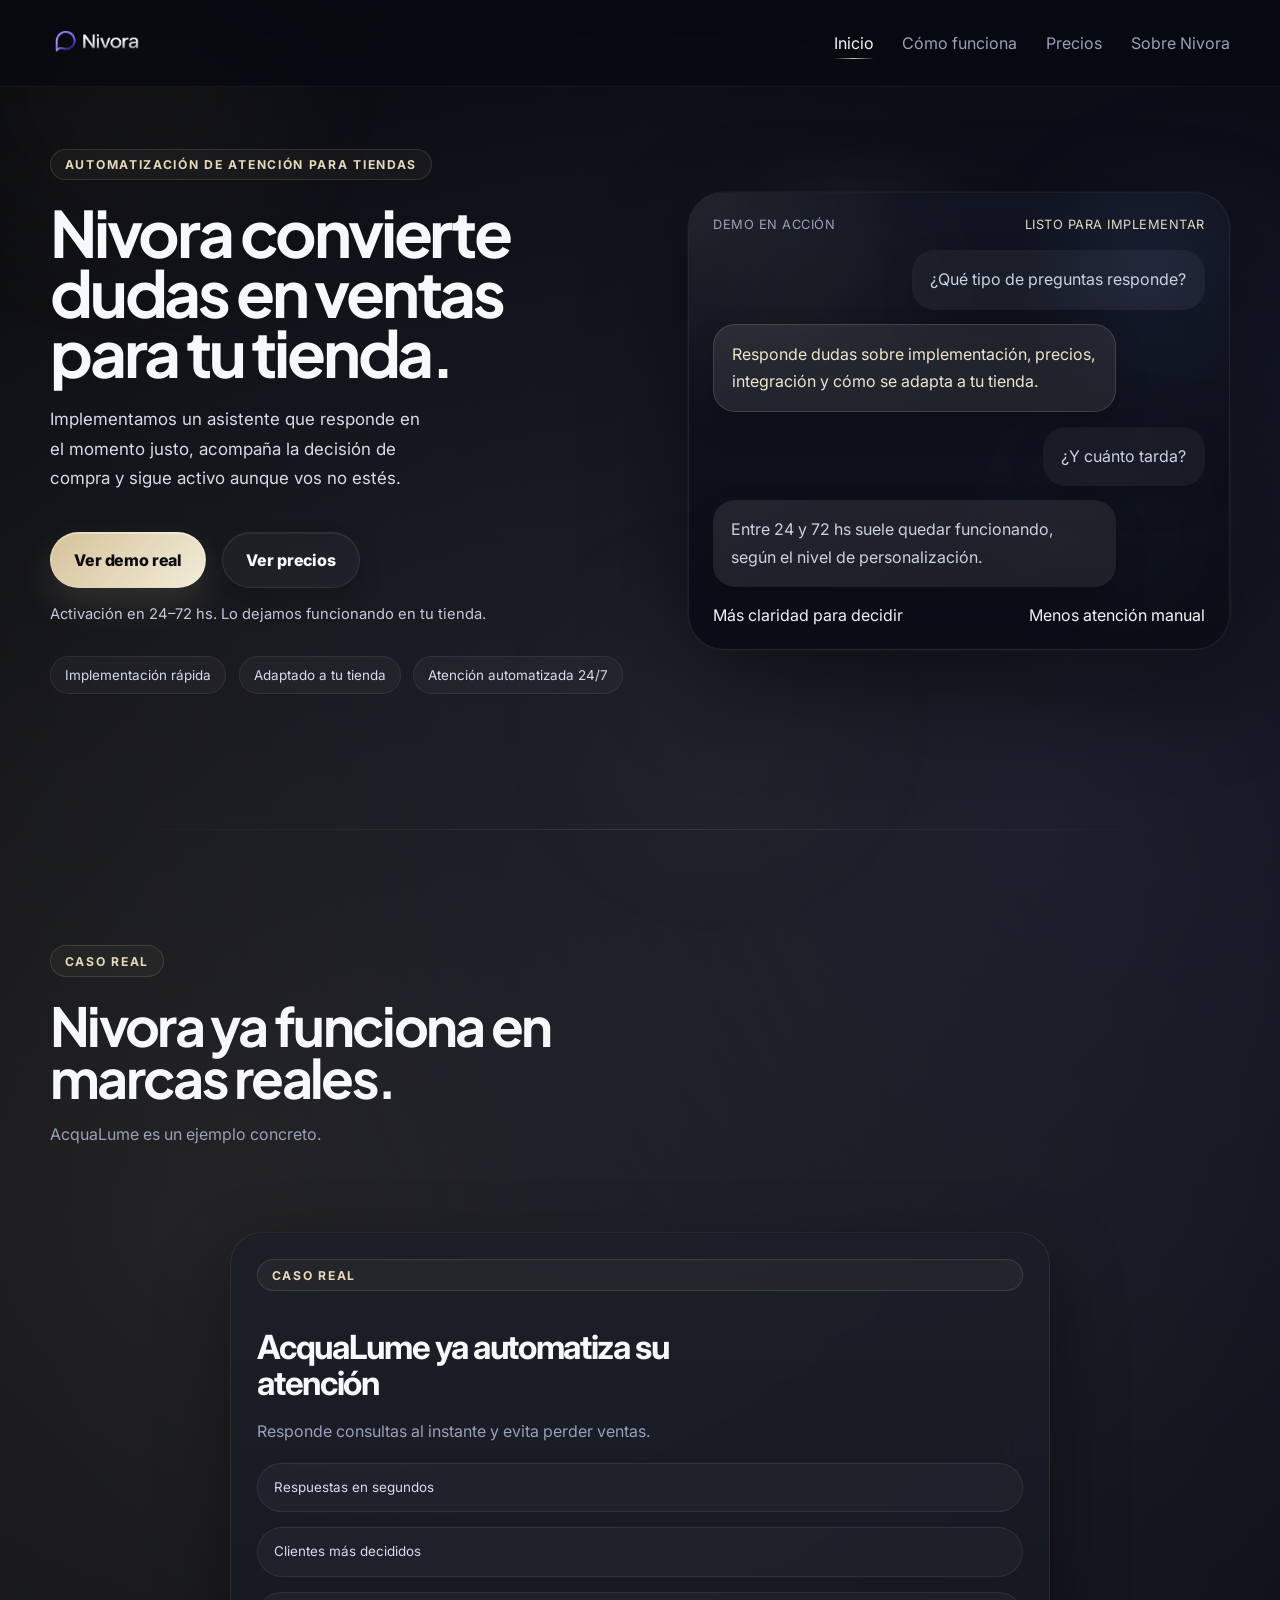
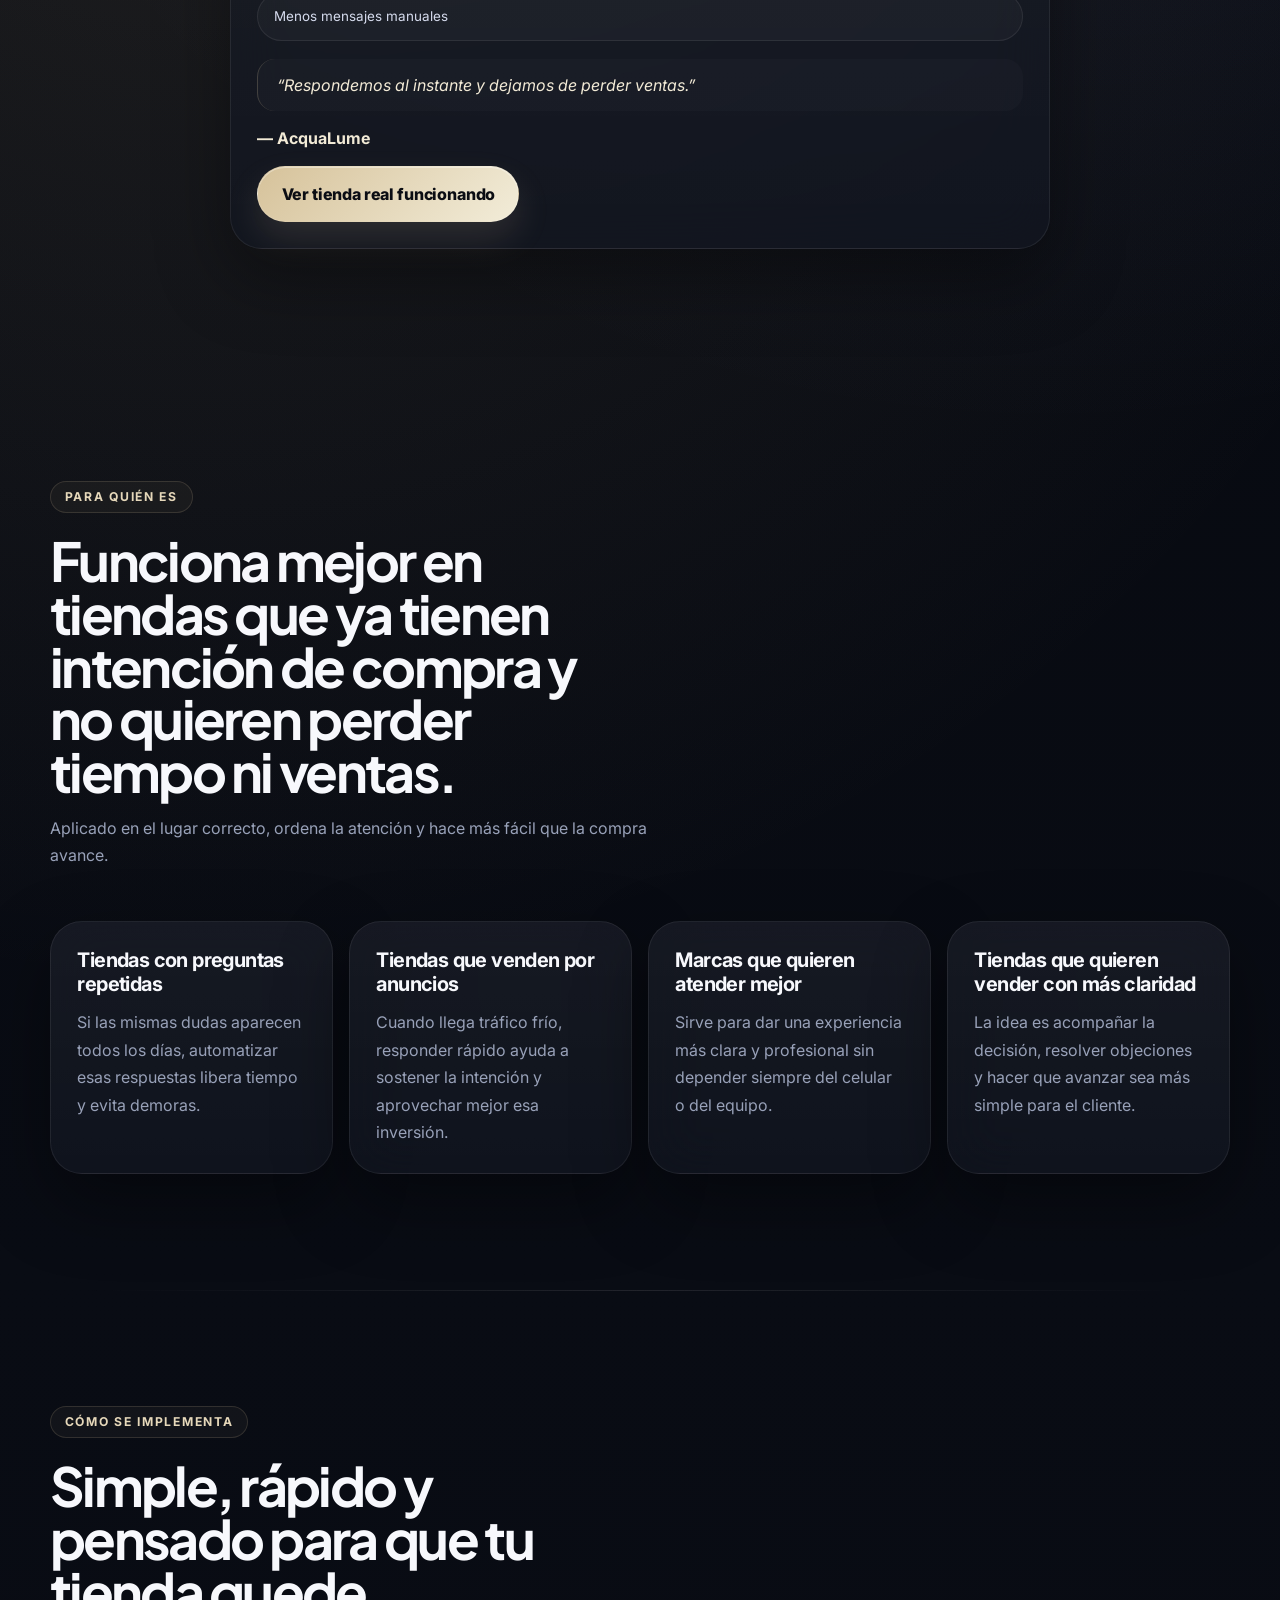
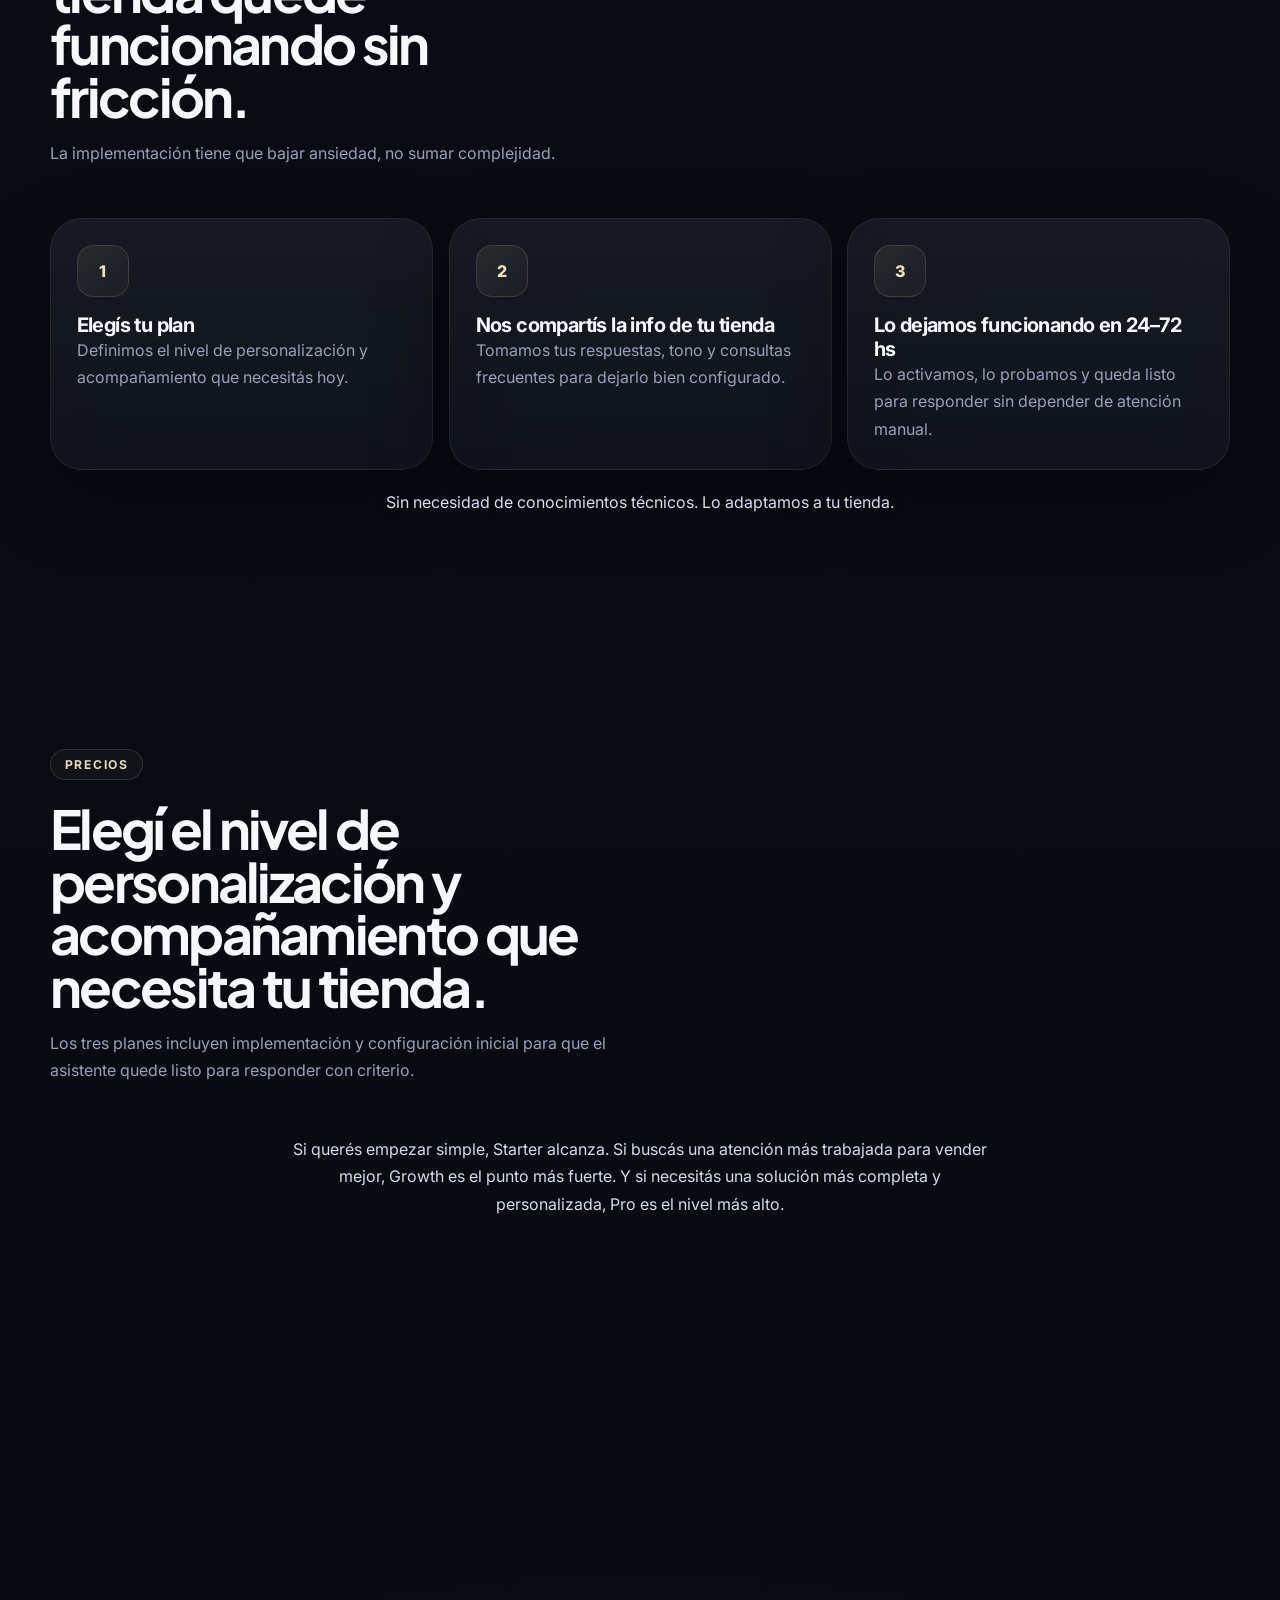
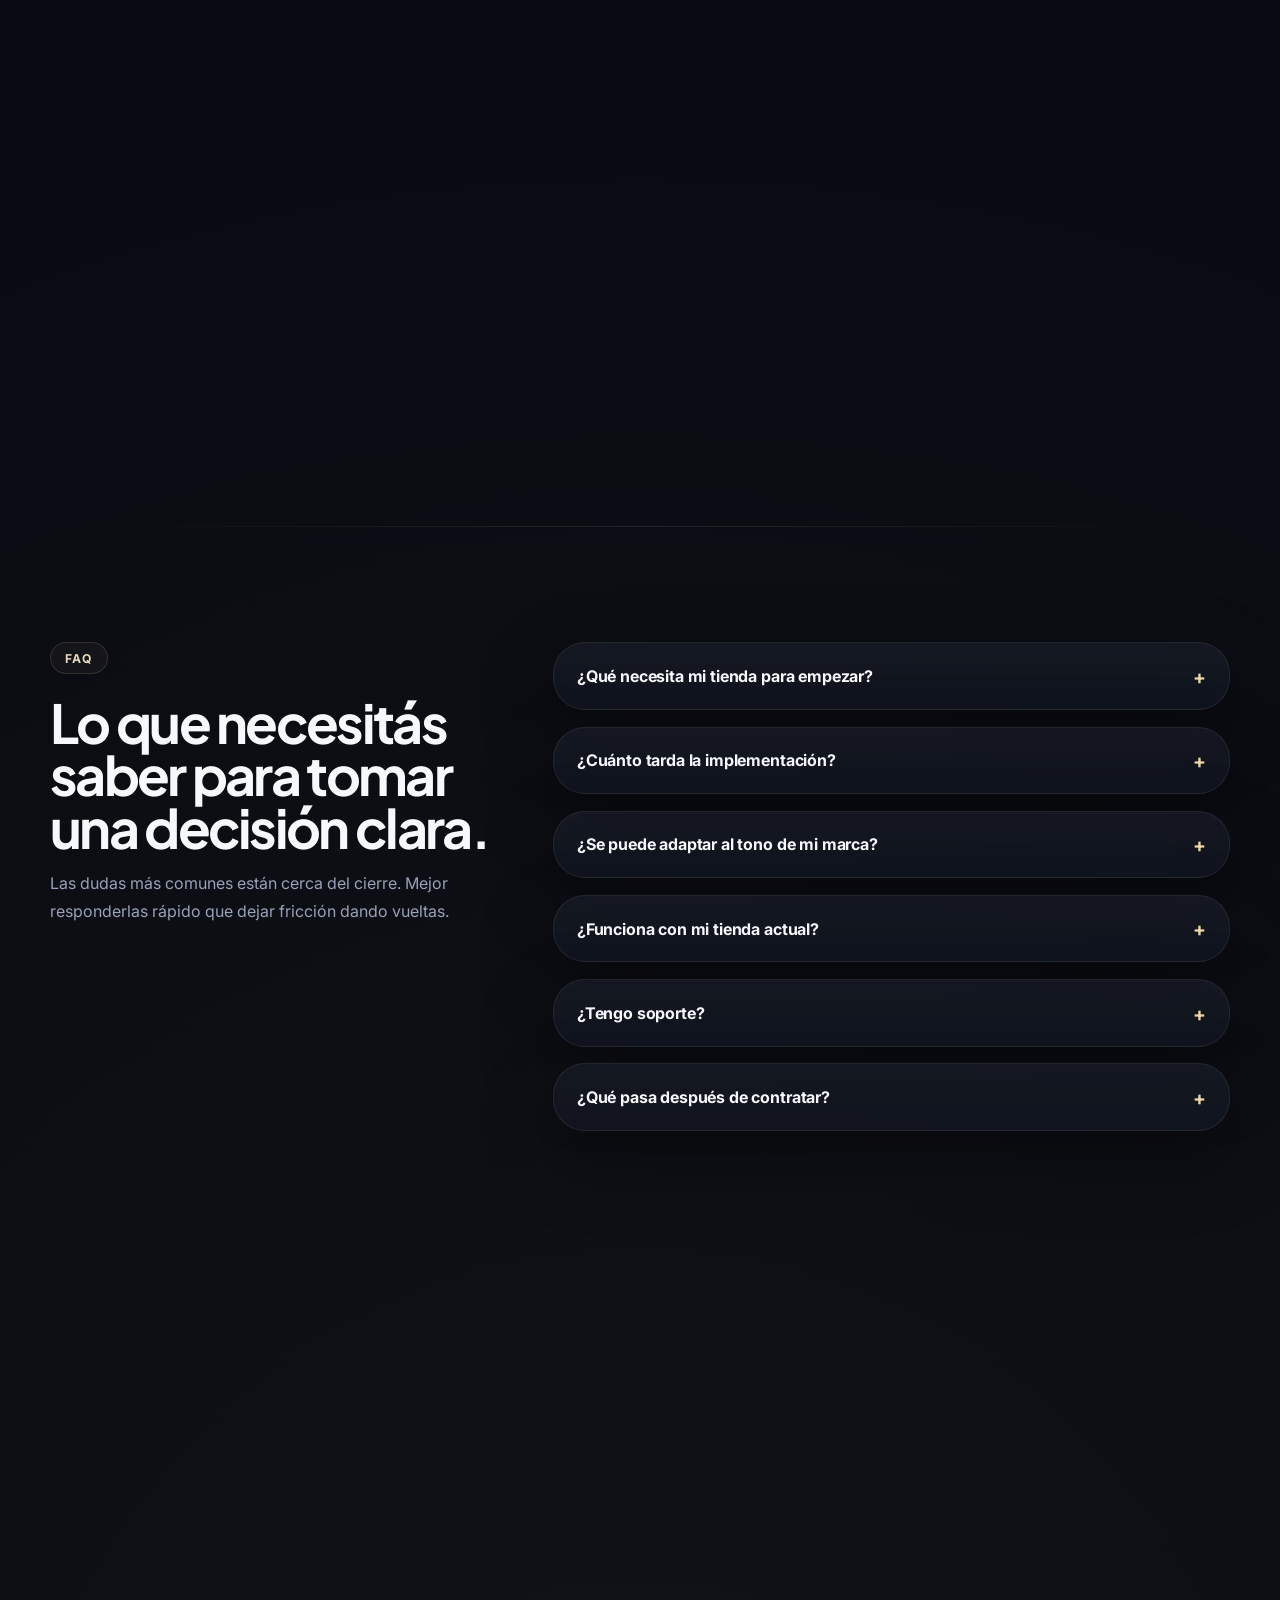
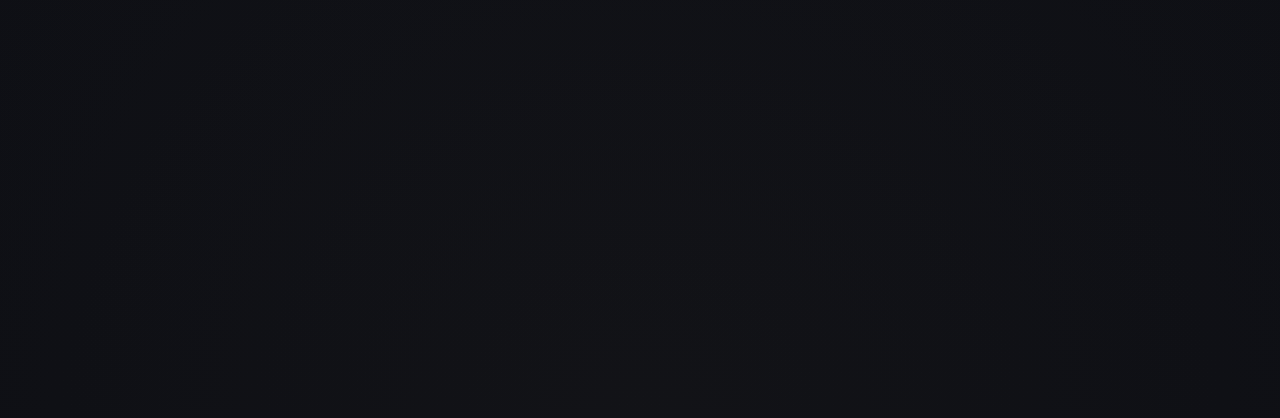
<file: index.html>
<!DOCTYPE html>
<html lang="es">
<head>
  <meta charset="UTF-8">
  <meta name="viewport" content="width=device-width, initial-scale=1.0">
  <title>Nivora | Automatización de atención para tiendas</title>
  <meta
    name="description"
    content="Nivora implementa un asistente para tiendas que responde dudas, acompaña la compra y ayuda a vender más sin atención manual."
  >
  <link rel="preconnect" href="https://fonts.googleapis.com">
  <link rel="preconnect" href="https://fonts.gstatic.com" crossorigin>
  <link
    href="https://fonts.googleapis.com/css2?family=Inter:wght@400;500;600;700;800&family=Plus+Jakarta+Sans:wght@500;700;800&display=swap"
    rel="stylesheet"
  >
  <link rel="icon" type="image/png" href="Public/nivora-icon.png">
  <link rel="stylesheet" href="styles.css">
</head>
<body data-page="home">
  <div class="ambient ambient-one"></div>
  <div class="ambient ambient-two"></div>
  <div class="ambient ambient-three"></div>

  <div class="page-shell">
    <header class="site-header">
      <div class="container nav">
        <a href="./" class="brand">
          <img class="brand-logo" src="Public/nivora-logo.png" alt="Nivora">
        </a>
        <nav class="nav-links">
          <a href="./" aria-current="page">Inicio</a>
          <a href="como-funciona/index.html">Cómo funciona</a>
          <a href="precios/index.html">Precios</a>
          <a href="sobre-nivora/index.html">Sobre Nivora</a>
        </nav>
      </div>
    </header>

    <main id="top">
      <section class="hero section section-hero home-hero">
        <div class="container hero-grid home-hero-grid">
          <div class="hero-copy reveal">
            <span class="eyebrow">Automatización de atención para tiendas</span>
            <h1>Nivora convierte dudas en ventas para tu tienda.</h1>
            <p class="hero-text">Implementamos un asistente que responde en el momento justo, acompaña la decisión de compra y sigue activo aunque vos no estés.</p>
            <div class="hero-actions">
              <a href="como-funciona/index.html" class="button button-strong"><span>Ver demo real</span></a>
              <a href="precios/index.html" class="button button-ghost"><span>Ver precios</span></a>
            </div>
            <p class="cta-note hero-note">Activación en 24–72 hs. Lo dejamos funcionando en tu tienda.</p>
            <div class="hero-proof-strip">
              <span>Implementación rápida</span>
              <span>Adaptado a tu tienda</span>
              <span>Atención automatizada 24/7</span>
            </div>
          </div>

          <div class="hero-stage reveal reveal-delay">
            <div class="hero-panel glass tilt-card hero-panel-product">
              <div class="hero-panel-topline">
                <span class="hero-panel-kicker">Demo en acción</span>
                <span class="hero-panel-status">Listo para implementar</span>
              </div>
              <div class="hero-demo-chat">
                <div class="chat-stream hero-chat-simple">
                  <div class="chat-row chat-row-user">
                    <div class="chat-bubble">¿Qué tipo de preguntas responde?</div>
                  </div>
                  <div class="chat-row">
                    <div class="chat-bubble chat-bubble-assistant chat-bubble-accent">Responde dudas sobre implementación, precios, integración y cómo se adapta a tu tienda.</div>
                  </div>
                  <div class="chat-row chat-row-user">
                    <div class="chat-bubble">¿Y cuánto tarda?</div>
                  </div>
                  <div class="chat-row">
                    <div class="chat-bubble chat-bubble-assistant">Entre 24 y 72 hs suele quedar funcionando, según el nivel de personalización.</div>
                  </div>
                </div>
              </div>
              <div class="hero-panel-meta">
                <span>Más claridad para decidir</span>
                <span>Menos atención manual</span>
              </div>
            </div>
          </div>
        </div>
      </section>

      <section id="demo-real" class="section section-divider">
        <div class="container home-proof-shell">
          <div class="section-heading reveal home-section-heading">
            <span class="eyebrow">Caso real</span>
            <h2>Nivora ya funciona en marcas reales.</h2>
            <p>AcquaLume es un ejemplo concreto.</p>
          </div>

          <div class="home-proof-grid home-proof-grid-single">
            <aside class="proof-case-card glass reveal reveal-delay">
              <span class="eyebrow">CASO REAL</span>
              <h3>AcquaLume ya automatiza su atención</h3>
              <p>Responde consultas al instante y evita perder ventas.</p>
              <div class="proof-signals">
                <span>Respuestas en segundos</span>
                <span>Clientes más decididos</span>
                <span>Menos mensajes manuales</span>
              </div>
              <blockquote>“Respondemos al instante y dejamos de perder ventas.”</blockquote>
              <strong>— AcquaLume</strong>
              <a href="https://topgadgetpro.com/products/quita-rayones" class="button button-strong proof-case-cta" target="_blank" rel="noreferrer"><span>Ver tienda real funcionando</span></a>
            </aside>
          </div>
        </div>
      </section>

      <section id="for-who" class="section">
        <div class="container">
          <div class="section-heading reveal home-section-heading">
            <span class="eyebrow">Para quién es</span>
            <h2>Funciona mejor en tiendas que ya tienen intención de compra y no quieren perder tiempo ni ventas.</h2>
            <p>Aplicado en el lugar correcto, ordena la atención y hace más fácil que la compra avance.</p>
          </div>

          <div class="home-audience-grid">
            <article class="home-audience-card glass reveal tilt-card">
              <h3>Tiendas con preguntas repetidas</h3>
              <p>Si las mismas dudas aparecen todos los días, automatizar esas respuestas libera tiempo y evita demoras.</p>
            </article>
            <article class="home-audience-card glass reveal tilt-card">
              <h3>Tiendas que venden por anuncios</h3>
              <p>Cuando llega tráfico frío, responder rápido ayuda a sostener la intención y aprovechar mejor esa inversión.</p>
            </article>
            <article class="home-audience-card glass reveal tilt-card">
              <h3>Marcas que quieren atender mejor</h3>
              <p>Sirve para dar una experiencia más clara y profesional sin depender siempre del celular o del equipo.</p>
            </article>
            <article class="home-audience-card glass reveal tilt-card">
              <h3>Tiendas que quieren vender con más claridad</h3>
              <p>La idea es acompañar la decisión, resolver objeciones y hacer que avanzar sea más simple para el cliente.</p>
            </article>
          </div>
        </div>
      </section>

      <section id="como-funciona" class="section section-divider">
        <div class="container">
          <div class="section-heading reveal home-section-heading">
            <span class="eyebrow">Cómo se implementa</span>
            <h2>Simple, rápido y pensado para que tu tienda quede funcionando sin fricción.</h2>
            <p>La implementación tiene que bajar ansiedad, no sumar complejidad.</p>
          </div>

          <div class="home-steps-grid">
            <article class="step-card glass reveal tilt-card">
              <span class="step-number">1</span>
              <h3>Elegís tu plan</h3>
              <p>Definimos el nivel de personalización y acompañamiento que necesitás hoy.</p>
            </article>
            <article class="step-card glass reveal tilt-card">
              <span class="step-number">2</span>
              <h3>Nos compartís la info de tu tienda</h3>
              <p>Tomamos tus respuestas, tono y consultas frecuentes para dejarlo bien configurado.</p>
            </article>
            <article class="step-card glass reveal tilt-card">
              <span class="step-number">3</span>
              <h3>Lo dejamos funcionando en 24–72 hs</h3>
              <p>Lo activamos, lo probamos y queda listo para responder sin depender de atención manual.</p>
            </article>
          </div>
          <p class="home-steps-note reveal">Sin necesidad de conocimientos técnicos. Lo adaptamos a tu tienda.</p>
        </div>
      </section>

      <section id="pricing" class="section">
        <div class="container">
          <div class="section-heading reveal home-section-heading">
            <span class="eyebrow">Precios</span>
            <h2>Elegí el nivel de personalización y acompañamiento que necesita tu tienda.</h2>
            <p>Los tres planes incluyen implementación y configuración inicial para que el asistente quede listo para responder con criterio.</p>
          </div>

          <p class="pricing-home-note reveal">Si querés empezar simple, Starter alcanza. Si buscás una atención más trabajada para vender mejor, Growth es el punto más fuerte. Y si necesitás una solución más completa y personalizada, Pro es el nivel más alto.</p>

          <div class="pricing-grid reveal">
            <article class="pricing-tier glass">
              <span class="pricing-label">Starter</span>
              <div class="price-block">
                <strong>USD 29<span>/mes</span></strong>
              </div>
              <p>Para tiendas que quieren automatizar lo esencial y empezar sin fricción.</p>
              <ul class="pricing-features compact">
                <li class="is-included">Respuestas automáticas a clientes</li>
                <li class="is-included">Integración con tu tienda</li>
                <li class="is-included">Configuración inicial incluida</li>
                <li class="is-included">Soporte básico</li>
                <li class="is-excluded">Respuestas pensadas para vender</li>
                <li class="is-excluded">Ajustes continuos del asistente</li>
                <li class="is-excluded">Mejora del flujo de conversación</li>
                <li class="is-excluded">Soporte prioritario</li>
                <li class="is-excluded">Personalización avanzada</li>
                <li class="is-excluded">Optimización constante</li>
              </ul>
              <a href="#" class="button button-strong"><span>Elegir Starter</span></a>
              <p class="pricing-trust-note">Activación en 24–72 hs. Lo dejamos funcionando en tu tienda.</p>
            </article>

            <article class="pricing-tier pricing-tier-featured glass">
              <span class="pricing-badge pricing-badge-gold">Recomendado</span>
              <span class="pricing-label">Growth</span>
              <div class="price-block">
                <strong>USD 59<span>/mes</span></strong>
              </div>
              <p>Para tiendas que ya venden y quieren mejorar su atención para convertir más.</p>
              <ul class="pricing-features compact">
                <li class="is-included">Respuestas automáticas a clientes</li>
                <li class="is-included">Integración con tu tienda</li>
                <li class="is-included">Configuración inicial incluida</li>
                <li class="is-included">Soporte básico</li>
                <li class="is-included">Respuestas pensadas para vender</li>
                <li class="is-included">Ajustes continuos del asistente</li>
                <li class="is-included">Mejora del flujo de conversación</li>
                <li class="is-excluded">Soporte prioritario</li>
                <li class="is-excluded">Personalización avanzada</li>
                <li class="is-excluded">Optimización constante</li>
              </ul>
              <a href="#" class="button button-strong"><span>Elegir Growth</span></a>
              <p class="pricing-trust-note">Activación en 24–72 hs. Lo dejamos funcionando en tu tienda.</p>
            </article>

            <article class="pricing-tier pricing-tier-pro glass">
              <span class="pricing-badge pricing-badge-violet">Máximo nivel</span>
              <span class="pricing-label">Pro</span>
              <div class="price-block">
                <strong>USD 99<span>/mes</span></strong>
              </div>
              <p>Para tiendas que buscan más personalización y una atención más optimizada.</p>
              <ul class="pricing-features compact">
                <li class="is-included">Respuestas automáticas a clientes</li>
                <li class="is-included">Integración con tu tienda</li>
                <li class="is-included">Configuración inicial incluida</li>
                <li class="is-included">Soporte básico</li>
                <li class="is-included">Respuestas pensadas para vender</li>
                <li class="is-included">Ajustes continuos del asistente</li>
                <li class="is-included">Mejora del flujo de conversación</li>
                <li class="is-included">Soporte prioritario</li>
                <li class="is-included">Personalización avanzada</li>
                <li class="is-included">Optimización constante</li>
              </ul>
              <a href="#" class="button button-strong"><span>Elegir Pro</span></a>
              <p class="pricing-trust-note">Activación en 24–72 hs. Lo dejamos funcionando en tu tienda.</p>
            </article>
          </div>

          <div class="pricing-support-row reveal">
            <span>Menos que un empleado y responde 24/7</span>
          </div>
        </div>
      </section>

      <section id="faq" class="section section-divider">
        <div class="container faq-shell home-faq-shell">
          <div class="section-heading reveal home-section-heading">
            <span class="eyebrow">FAQ</span>
            <h2>Lo que necesitás saber para tomar una decisión clara.</h2>
            <p>Las dudas más comunes están cerca del cierre. Mejor responderlas rápido que dejar fricción dando vueltas.</p>
          </div>
          <div class="faq-list">
            <details class="faq-item glass reveal">
              <summary>¿Qué necesita mi tienda para empezar?</summary>
              <p>Solo la información base de tu tienda, tus preguntas frecuentes y el tono con el que querés responder. Nosotros nos ocupamos del resto.</p>
            </details>
            <details class="faq-item glass reveal">
              <summary>¿Cuánto tarda la implementación?</summary>
              <p>Entre 24 y 72 hs según el plan y el nivel de personalización. La idea es activarlo rápido, pero bien configurado desde el inicio.</p>
            </details>
            <details class="faq-item glass reveal">
              <summary>¿Se puede adaptar al tono de mi marca?</summary>
              <p>Sí. Se ajusta a tu forma de comunicar para que el chat se sienta alineado con tu tienda y no como algo genérico.</p>
            </details>
            <details class="faq-item glass reveal">
              <summary>¿Funciona con mi tienda actual?</summary>
              <p>En la mayoría de los casos sí. Se integra sobre tu tienda actual y evaluamos la mejor forma de implementarlo según tu caso.</p>
            </details>
            <details class="faq-item glass reveal">
              <summary>¿Tengo soporte?</summary>
              <p>Sí. La implementación incluye acompañamiento para dejarlo funcionando y ajustarlo cuando haga falta.</p>
            </details>
            <details class="faq-item glass reveal">
              <summary>¿Qué pasa después de contratar?</summary>
              <p>Elegís el plan, nos compartís la información base y lo dejamos activo para que empiece a responder con criterio dentro de tu tienda.</p>
            </details>
          </div>
        </div>
      </section>

      <section id="final-cta" class="section section-final">
        <div class="container">
          <div class="cta-panel glass reveal home-final-panel">
            <span class="eyebrow">Último paso</span>
            <h2>Si tu tienda ya recibe dudas antes de comprar, Nivora ya tiene sentido.</h2>
            <p>La decisión no pasa por sumar más atención manual, sino por responder mejor y más rápido en el momento justo.</p>
            <div class="hero-actions hero-actions-center">
              <a href="#pricing" class="button button-strong"><span>Ver planes</span></a>
            </div>
            <p class="cta-note cta-note-center">Te orientamos según tu tienda y te decimos qué plan encaja mejor.</p>
          </div>
        </div>
      </section>
    </main>
  </div>

  <script src="script.js"></script>
</body>
</html>
</file>
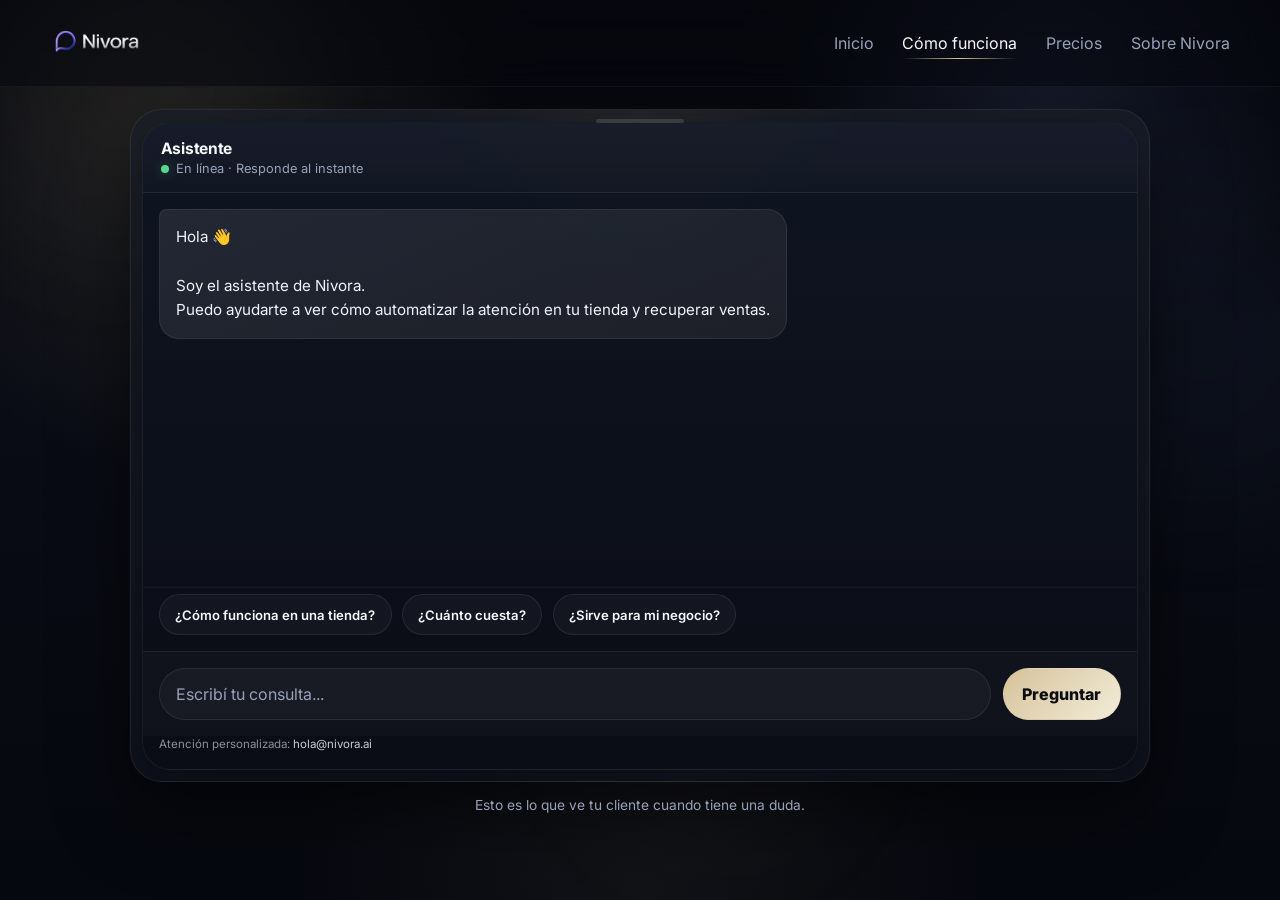
<file: como-funciona/index.html>
<!DOCTYPE html>
<html lang="es">
<head>
  <meta charset="UTF-8">
  <meta name="viewport" content="width=device-width, initial-scale=1.0">
  <title>Nivora | Cómo funciona</title>
  <meta
    name="description"
    content="Probá en vivo cómo responde Nivora dentro de una tienda online."
  >
  <link rel="preconnect" href="https://fonts.googleapis.com">
  <link rel="preconnect" href="https://fonts.gstatic.com" crossorigin>
  <link
    href="https://fonts.googleapis.com/css2?family=Inter:wght@400;500;600;700;800&family=Plus+Jakarta+Sans:wght@500;700;800&display=swap"
    rel="stylesheet"
  >
  <link rel="icon" type="image/png" href="../Public/nivora-icon.png">
  <link rel="stylesheet" href="../styles.css">
</head>
<body data-page="como-funciona">
  <div class="ambient ambient-one"></div>
  <div class="ambient ambient-two"></div>
  <div class="ambient ambient-three"></div>

  <div class="page-shell">
    <header class="site-header">
      <div class="container nav">
        <a href="../" class="brand">
          <img class="brand-logo" src="../Public/nivora-logo.png" alt="Nivora">
        </a>
        <nav class="nav-links">
          <a href="../index.html">Inicio</a>
          <a href="./" aria-current="page">Cómo funciona</a>
          <a href="../precios/index.html">Precios</a>
          <a href="../sobre-nivora/index.html">Sobre Nivora</a>
        </nav>
      </div>
    </header>

    <main>
      <section class="section section-page-pricing demo-page">
        <div class="container demo-page-shell">
          <div class="demo-embed-panel glass reveal">
            <div class="demo-chat-app" data-demo-chat>
              <div class="demo-chat-header">
                <div class="demo-chat-heading">
                  <strong>Asistente</strong>
                  <span>En línea · Responde al instante</span>
                </div>
              </div>

              <div class="demo-chat-messages" data-demo-messages>
                <div class="demo-msg demo-msg-bot">Hola 👋

Soy el asistente de Nivora.
Puedo ayudarte a ver cómo automatizar la atención en tu tienda y recuperar ventas.</div>
              </div>

              <div class="demo-chat-quick" data-demo-quick>
                <button type="button">¿Cómo funciona en una tienda?</button>
                <button type="button">¿Cuánto cuesta?</button>
                <button type="button">¿Sirve para mi negocio?</button>
              </div>

              <form class="demo-chat-input" data-demo-form>
                <input type="text" data-demo-input placeholder="Escribí tu consulta..." />
                <button type="submit">Preguntar</button>
              </form>
              <div class="demo-chat-footer-note">
                Atención personalizada: <a href="mailto:hola@nivora.ai">hola@nivora.ai</a>
              </div>
            </div>
          </div>

          <p class="demo-caption reveal">Esto es lo que ve tu cliente cuando tiene una duda.</p>
        </div>
      </section>
    </main>
  </div>

  <script src="../script.js"></script>
</body>
</html>
</file>
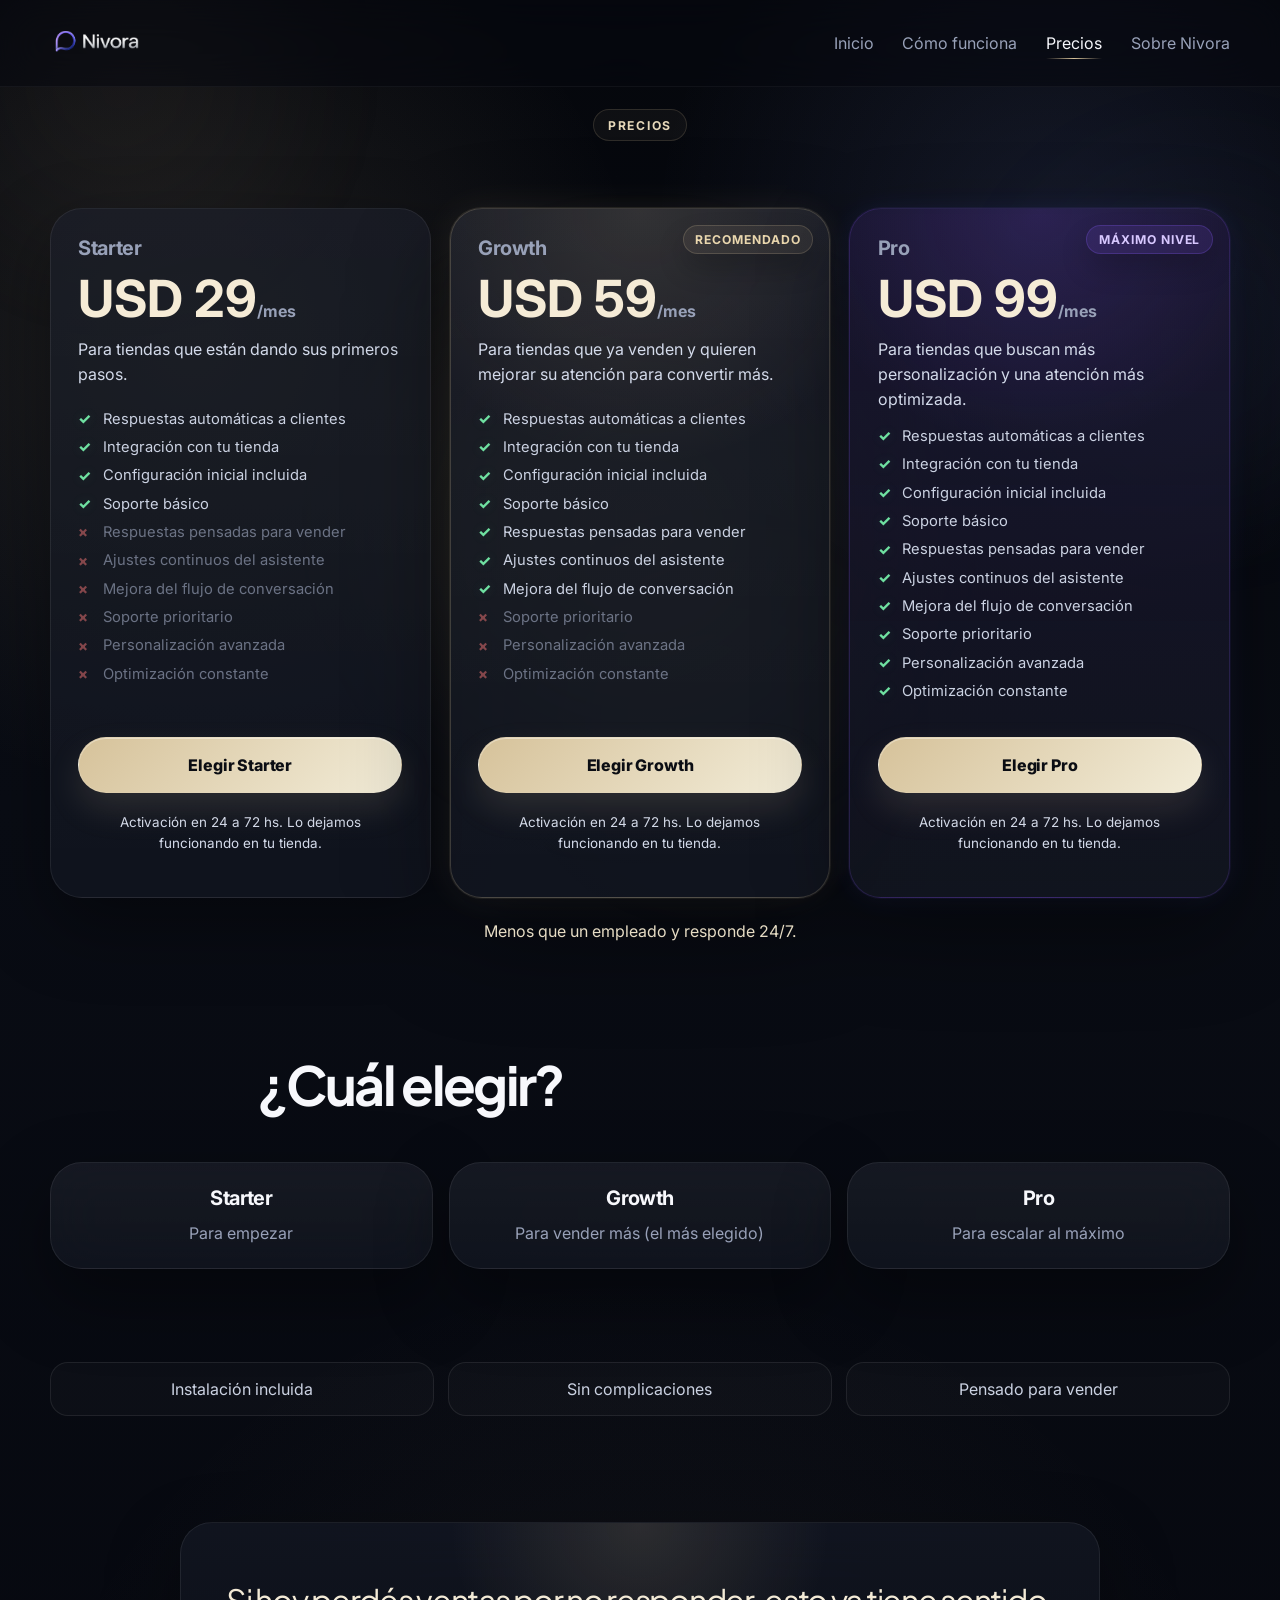
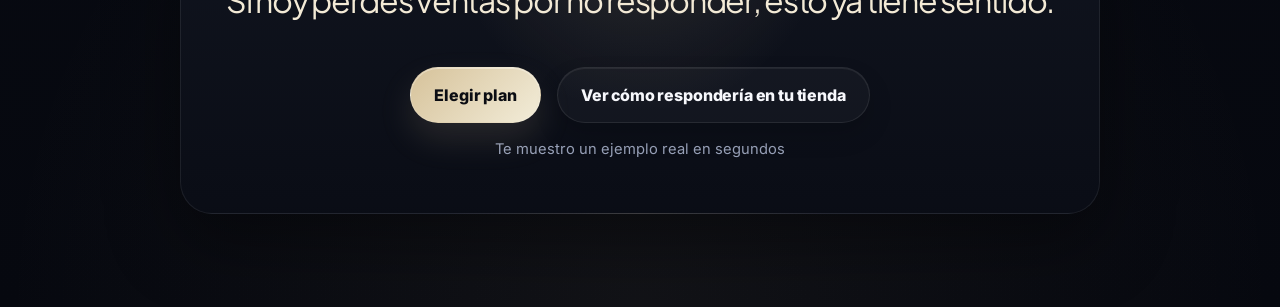
<file: precios/index.html>
<!DOCTYPE html>
<html lang="es">
<head>
  <meta charset="UTF-8">
  <meta name="viewport" content="width=device-width, initial-scale=1.0">
  <title>Nivora | Precios</title>
  <meta
    name="description"
    content="Planes claros para automatizar la atención de tu ecommerce con Nivora."
  >
  <link rel="preconnect" href="https://fonts.googleapis.com">
  <link rel="preconnect" href="https://fonts.gstatic.com" crossorigin>
  <link
    href="https://fonts.googleapis.com/css2?family=Inter:wght@400;500;600;700;800&family=Plus+Jakarta+Sans:wght@500;700;800&display=swap"
    rel="stylesheet"
  >
  <link rel="icon" type="image/png" href="../Public/nivora-icon.png">
  <link rel="stylesheet" href="../styles.css">
</head>
<body data-page="precios">
  <div class="ambient ambient-one"></div>
  <div class="ambient ambient-two"></div>
  <div class="ambient ambient-three"></div>

  <div class="page-shell">
    <header class="site-header">
      <div class="container nav">
        <a href="../" class="brand">
          <img class="brand-logo" src="../Public/nivora-logo.png" alt="Nivora">
        </a>
        <nav class="nav-links">
          <a href="../index.html">Inicio</a>
          <a href="../como-funciona/index.html">Cómo funciona</a>
          <a href="./" aria-current="page">Precios</a>
          <a href="../sobre-nivora/index.html">Sobre Nivora</a>
        </nav>
      </div>
    </header>

    <main>
      <section id="planes" class="section section-page-pricing">
        <div class="container pricing-shell">
          <div class="pricing-page-intro reveal">
            <span class="eyebrow">Precios</span>
          </div>

          <div class="pricing-grid reveal">
            <article class="pricing-tier glass">
              <span class="pricing-label">Starter</span>
              <div class="price-block">
                <strong>USD 29<span>/mes</span></strong>
              </div>
              <p>Para tiendas que están dando sus primeros pasos.</p>
              <ul class="pricing-features compact">
                <li class="is-included">Respuestas automáticas a clientes</li>
                <li class="is-included">Integración con tu tienda</li>
                <li class="is-included">Configuración inicial incluida</li>
                <li class="is-included">Soporte básico</li>
                <li class="is-excluded">Respuestas pensadas para vender</li>
                <li class="is-excluded">Ajustes continuos del asistente</li>
                <li class="is-excluded">Mejora del flujo de conversación</li>
                <li class="is-excluded">Soporte prioritario</li>
                <li class="is-excluded">Personalización avanzada</li>
                <li class="is-excluded">Optimización constante</li>
              </ul>
              <a href="#" class="button button-strong"><span>Elegir Starter</span></a>
              <p class="pricing-trust-note">Activación en 24 a 72 hs. Lo dejamos funcionando en tu tienda.</p>
            </article>

            <article class="pricing-tier pricing-tier-featured glass">
              <span class="pricing-badge pricing-badge-gold">Recomendado</span>
              <span class="pricing-label">Growth</span>
              <div class="price-block">
                <strong>USD 59<span>/mes</span></strong>
              </div>
              <p>Para tiendas que ya venden y quieren mejorar su atención para convertir más.</p>
              <ul class="pricing-features compact">
                <li class="is-included">Respuestas automáticas a clientes</li>
                <li class="is-included">Integración con tu tienda</li>
                <li class="is-included">Configuración inicial incluida</li>
                <li class="is-included">Soporte básico</li>
                <li class="is-included">Respuestas pensadas para vender</li>
                <li class="is-included">Ajustes continuos del asistente</li>
                <li class="is-included">Mejora del flujo de conversación</li>
                <li class="is-excluded">Soporte prioritario</li>
                <li class="is-excluded">Personalización avanzada</li>
                <li class="is-excluded">Optimización constante</li>
              </ul>
              <a href="#" class="button button-strong"><span>Elegir Growth</span></a>
              <p class="pricing-trust-note">Activación en 24 a 72 hs. Lo dejamos funcionando en tu tienda.</p>
            </article>

            <article class="pricing-tier pricing-tier-pro glass">
              <span class="pricing-badge pricing-badge-violet">Máximo nivel</span>
              <span class="pricing-label">Pro</span>
              <div class="price-block">
                <strong>USD 99<span>/mes</span></strong>
              </div>
              <p>Para tiendas que buscan más personalización y una atención más optimizada.</p>
              <ul class="pricing-features compact">
                <li class="is-included">Respuestas automáticas a clientes</li>
                <li class="is-included">Integración con tu tienda</li>
                <li class="is-included">Configuración inicial incluida</li>
                <li class="is-included">Soporte básico</li>
                <li class="is-included">Respuestas pensadas para vender</li>
                <li class="is-included">Ajustes continuos del asistente</li>
                <li class="is-included">Mejora del flujo de conversación</li>
                <li class="is-included">Soporte prioritario</li>
                <li class="is-included">Personalización avanzada</li>
                <li class="is-included">Optimización constante</li>
              </ul>
              <a href="#" class="button button-strong"><span>Elegir Pro</span></a>
              <p class="pricing-trust-note">Activación en 24 a 72 hs. Lo dejamos funcionando en tu tienda.</p>
            </article>
          </div>

          <p class="pricing-footnote reveal">Menos que un empleado y responde 24/7.</p>
        </div>
      </section>

      <section class="section section-page-tight">
        <div class="container">
          <div class="section-heading reveal page-heading-compact pricing-mini-heading">
            <h2>¿Cuál elegir?</h2>
          </div>

          <div class="pricing-choice-grid">
            <article class="page-value-card glass reveal">
              <h3>Starter</h3>
              <p>Para empezar</p>
            </article>
            <article class="page-value-card glass reveal reveal-delay">
              <h3>Growth</h3>
              <p>Para vender más (el más elegido)</p>
            </article>
            <article class="page-value-card glass reveal">
              <h3>Pro</h3>
              <p>Para escalar al máximo</p>
            </article>
          </div>
        </div>
      </section>

      <section class="section pricing-trust-section">
        <div class="container">
          <div class="pricing-trust-list reveal">
            <div>Instalación incluida</div>
            <div>Sin complicaciones</div>
            <div>Pensado para vender</div>
          </div>
        </div>
      </section>

      <section class="section section-final page-final-compact">
        <div class="container">
          <div class="cta-panel glass reveal cta-panel-compact">
            <p class="pricing-close-line">Si hoy perdés ventas por no responder, esto ya tiene sentido.</p>
            <div class="hero-actions hero-actions-center">
              <a href="#planes" class="button button-strong"><span>Elegir plan</span></a>
              <a href="../como-funciona/index.html" class="button button-ghost"><span>Ver cómo respondería en tu tienda</span></a>
            </div>
            <p class="cta-note cta-note-center">Te muestro un ejemplo real en segundos</p>
          </div>
        </div>
      </section>
    </main>
  </div>

  <script src="../script.js"></script>
</body>
</html>
</file>
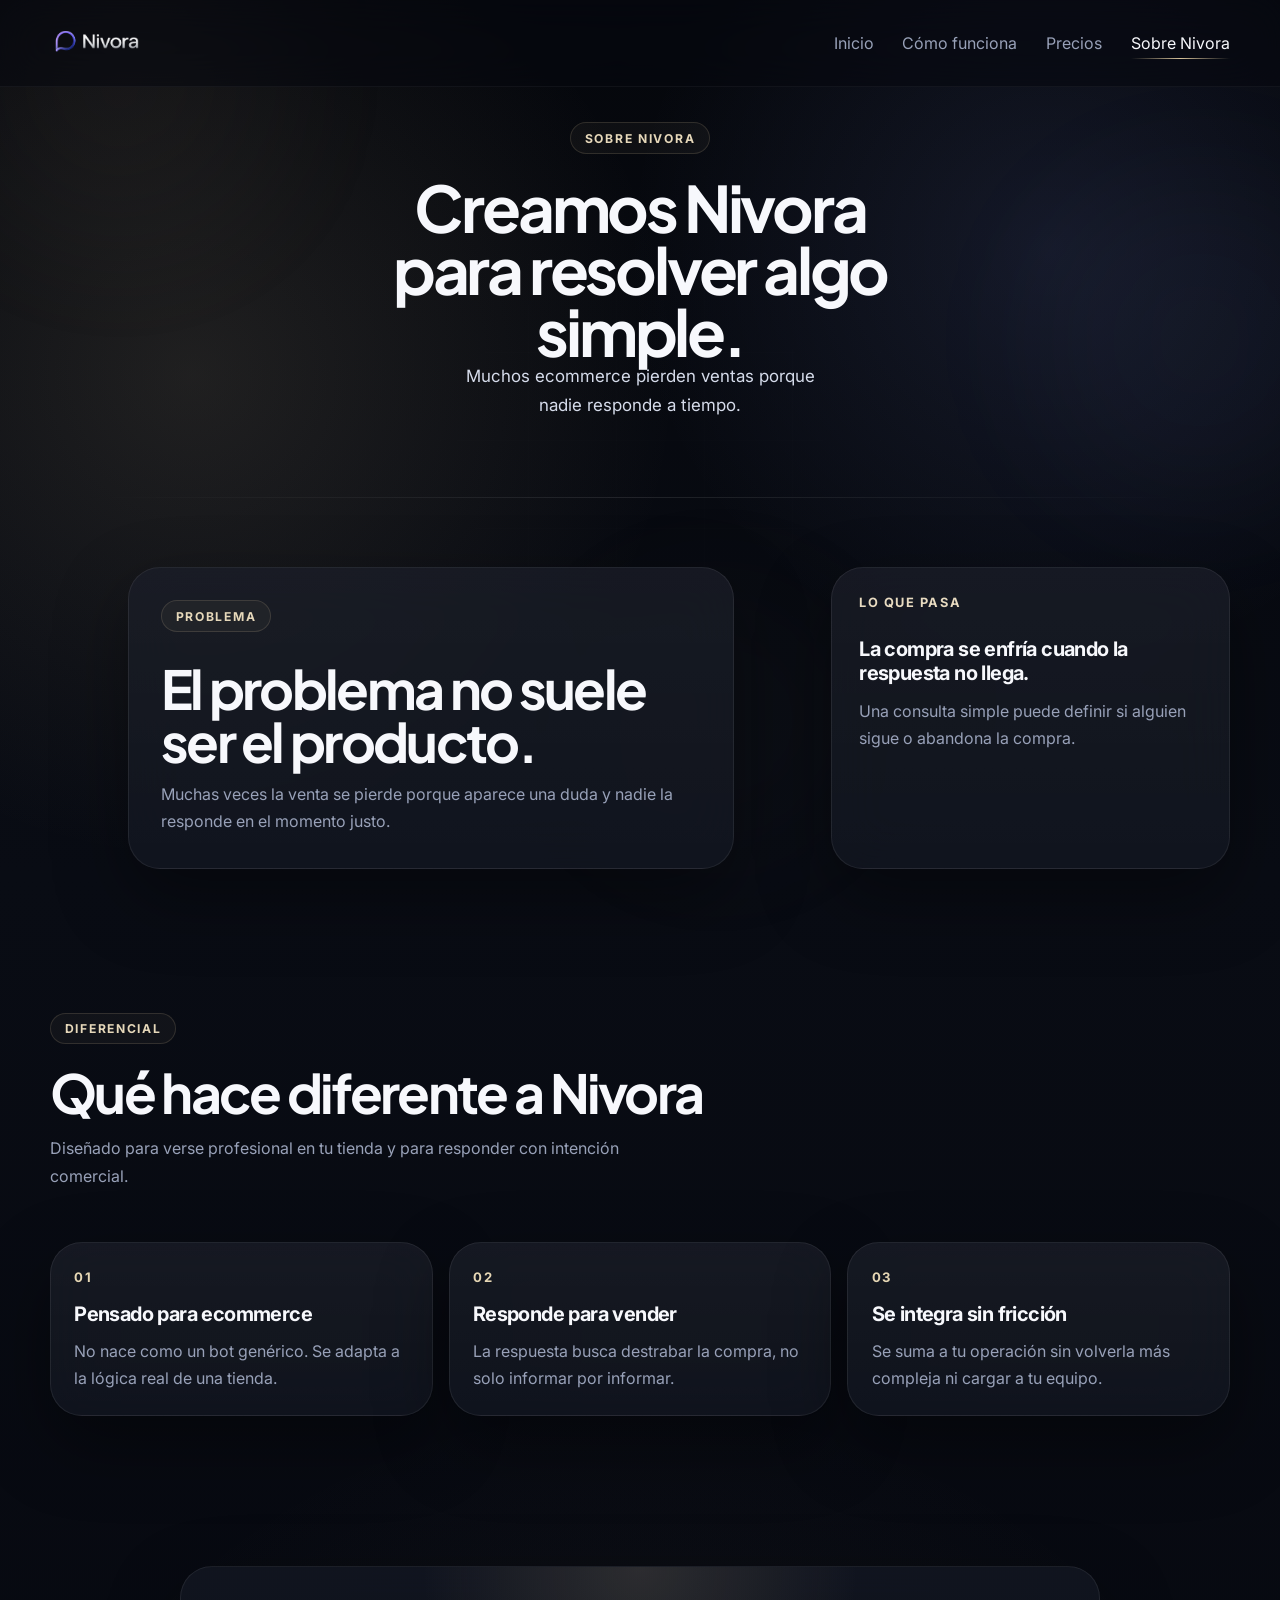
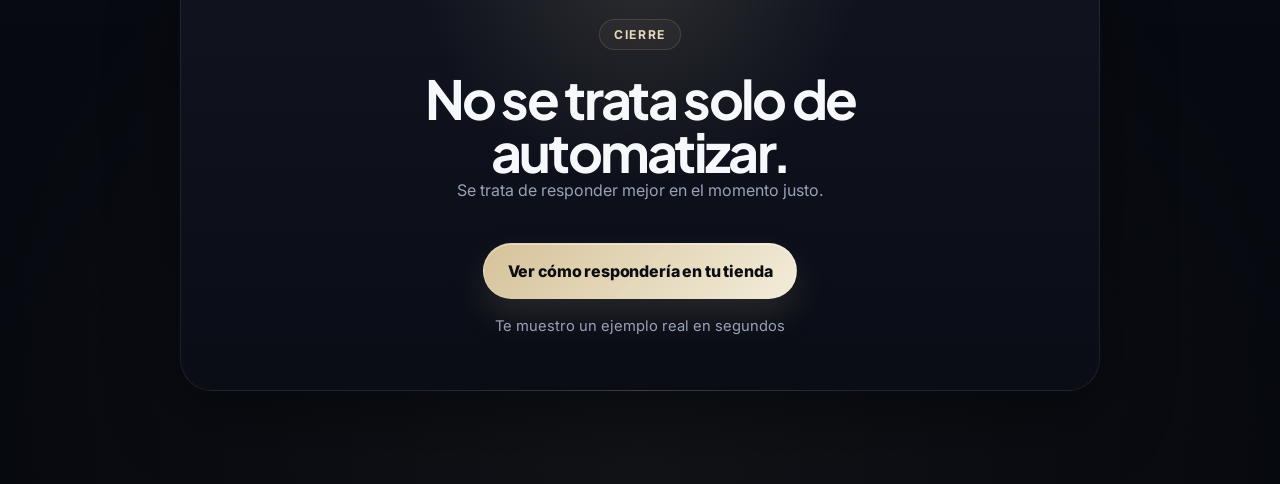
<file: sobre-nivora/index.html>
<!DOCTYPE html>
<html lang="es">
<head>
  <meta charset="UTF-8">
  <meta name="viewport" content="width=device-width, initial-scale=1.0">
  <title>Nivora | Sobre Nivora</title>
  <meta
    name="description"
    content="Nivora ayuda a tiendas online a responder mejor, vender más y depender menos de atención manual."
  >
  <link rel="preconnect" href="https://fonts.googleapis.com">
  <link rel="preconnect" href="https://fonts.gstatic.com" crossorigin>
  <link
    href="https://fonts.googleapis.com/css2?family=Inter:wght@400;500;600;700;800&family=Plus+Jakarta+Sans:wght@500;700;800&display=swap"
    rel="stylesheet"
  >
  <link rel="icon" type="image/png" href="../Public/nivora-icon.png">
  <link rel="stylesheet" href="../styles.css">
</head>
<body data-page="sobre-nivora">
  <div class="ambient ambient-one"></div>
  <div class="ambient ambient-two"></div>
  <div class="ambient ambient-three"></div>

  <div class="page-shell">
    <header class="site-header">
      <div class="container nav">
        <a href="../" class="brand">
          <img class="brand-logo" src="../Public/nivora-logo.png" alt="Nivora">
        </a>
        <nav class="nav-links">
          <a href="../index.html">Inicio</a>
          <a href="../como-funciona/index.html">Cómo funciona</a>
          <a href="../precios/index.html">Precios</a>
          <a href="./" aria-current="page">Sobre Nivora</a>
        </nav>
      </div>
    </header>

    <main>
      <section class="section section-hero section-page-compact">
        <div class="container page-hero-simple reveal page-hero-narrow">
          <span class="eyebrow">Sobre Nivora</span>
          <h1 class="page-title page-title-compact page-title-balanced">Creamos Nivora para resolver algo simple.</h1>
          <p class="hero-text page-subtitle-compact page-subtitle-balanced">
            Muchos ecommerce pierden ventas porque nadie responde a tiempo.
          </p>
        </div>
      </section>

      <section class="section section-divider section-page-tight">
        <div class="container page-problem-grid">
          <div class="page-content-block glass reveal">
            <span class="eyebrow">Problema</span>
            <h2>El problema no suele ser el producto.</h2>
            <p>Muchas veces la venta se pierde porque aparece una duda y nadie la responde en el momento justo.</p>
          </div>

          <aside class="page-side-note glass reveal reveal-delay">
            <span class="page-visual-kicker">Lo que pasa</span>
            <strong>La compra se enfría cuando la respuesta no llega.</strong>
            <p>Una consulta simple puede definir si alguien sigue o abandona la compra.</p>
          </aside>
        </div>
      </section>

      <section class="section section-page-tight">
        <div class="container">
          <div class="section-heading reveal page-section-heading page-heading-compact">
            <span class="eyebrow">Diferencial</span>
            <h2>Qué hace diferente a Nivora</h2>
            <p>Diseñado para verse profesional en tu tienda y para responder con intención comercial.</p>
          </div>

          <div class="page-value-grid">
            <article class="page-value-card glass reveal">
              <span class="page-value-index">01</span>
              <h3>Pensado para ecommerce</h3>
              <p>No nace como un bot genérico. Se adapta a la lógica real de una tienda.</p>
            </article>
            <article class="page-value-card glass reveal reveal-delay">
              <span class="page-value-index">02</span>
              <h3>Responde para vender</h3>
              <p>La respuesta busca destrabar la compra, no solo informar por informar.</p>
            </article>
            <article class="page-value-card glass reveal">
              <span class="page-value-index">03</span>
              <h3>Se integra sin fricción</h3>
              <p>Se suma a tu operación sin volverla más compleja ni cargar a tu equipo.</p>
            </article>
          </div>
        </div>
      </section>

      <section class="section section-final page-final-compact">
        <div class="container">
          <div class="cta-panel glass reveal cta-panel-compact">
            <span class="eyebrow">Cierre</span>
            <h2>No se trata solo de automatizar.</h2>
            <p>Se trata de responder mejor en el momento justo.</p>
            <div class="hero-actions hero-actions-center">
              <a href="../como-funciona/index.html" class="button button-strong"><span>Ver cómo respondería en tu tienda</span></a>
            </div>
            <p class="cta-note cta-note-center">Te muestro un ejemplo real en segundos</p>
          </div>
        </div>
      </section>
    </main>
  </div>

  <script src="../script.js"></script>
</body>
</html>
</file>
<file: styles.css>
:root {
  --bg: #07090f;
  --bg-2: #0b0f18;
  --panel: rgba(13, 17, 28, 0.72);
  --panel-strong: rgba(11, 15, 24, 0.9);
  --line: rgba(255, 255, 255, 0.075);
  --line-strong: rgba(255, 255, 255, 0.13);
  --text: #f7f8fc;
  --muted: #98a1b8;
  --muted-strong: #cbd2e2;
  --accent: #d6c29a;
  --cool: #8fa3ff;
  --shadow: 0 28px 72px rgba(0, 0, 0, 0.38);
  --radius-lg: 32px;
  --radius-md: 24px;
  --radius-sm: 18px;
  --container: 1180px;
}

* {
  box-sizing: border-box;
}

html {
  scroll-behavior: smooth;
}

body {
  margin: 0;
  min-height: 100vh;
  overflow-x: hidden;
  background:
    radial-gradient(circle at 15% 18%, rgba(214, 194, 154, 0.12), transparent 24%),
    radial-gradient(circle at 82% 12%, rgba(143, 163, 255, 0.11), transparent 20%),
    radial-gradient(circle at 50% 100%, rgba(214, 194, 154, 0.06), transparent 32%),
    linear-gradient(180deg, #05070c 0%, #090c14 42%, #06080f 100%);
  color: var(--text);
  font-family: "Inter", sans-serif;
}

body::before {
  content: "";
  position: fixed;
  inset: 0;
  pointer-events: none;
  background:
    linear-gradient(rgba(255, 255, 255, 0.025) 1px, transparent 1px),
    linear-gradient(90deg, rgba(255, 255, 255, 0.025) 1px, transparent 1px);
  background-size: 88px 88px;
  mask-image: radial-gradient(circle at center, black 18%, transparent 82%);
  opacity: 0.35;
}

a {
  color: inherit;
  text-decoration: none;
}

.ambient {
  position: fixed;
  z-index: 0;
  border-radius: 50%;
  filter: blur(90px);
  pointer-events: none;
  opacity: 0.45;
}

.ambient-one {
  top: -80px;
  left: -40px;
  width: 320px;
  height: 320px;
  background: rgba(214, 194, 154, 0.11);
}

.ambient-two {
  top: 180px;
  right: -80px;
  width: 320px;
  height: 320px;
  background: rgba(143, 163, 255, 0.1);
}

.ambient-three {
  bottom: 40px;
  left: 45%;
  width: 280px;
  height: 280px;
  background: rgba(214, 194, 154, 0.07);
}

.page-shell {
  position: relative;
  z-index: 1;
}

.container {
  width: min(calc(100% - 2rem), var(--container));
  margin: 0 auto;
}

.section {
  position: relative;
  padding: 7.25rem 0;
}

.section-divider::before {
  content: "";
  position: absolute;
  top: 0;
  left: 50%;
  transform: translateX(-50%);
  width: min(1120px, calc(100% - 2rem));
  height: 1px;
  background: linear-gradient(90deg, transparent, rgba(255, 255, 255, 0.1), transparent);
}

.section-hero {
  padding-top: 3.4rem;
  padding-bottom: 8rem;
}

.section-final {
  padding-top: 6rem;
  padding-bottom: 7.4rem;
}

.site-header {
  position: sticky;
  top: 0;
  z-index: 30;
  backdrop-filter: blur(20px);
  background: rgba(7, 9, 15, 0.54);
  border-bottom: 1px solid rgba(255, 255, 255, 0.045);
}

.nav {
  min-height: 86px;
  display: flex;
  align-items: center;
  justify-content: space-between;
  gap: 1.35rem;
}

.brand {
  display: inline-flex;
  align-items: center;
  line-height: 0;
  margin-right: 0.5rem;
}

.brand-logo {
  display: block;
  width: auto;
  height: 38px;
  max-width: 100%;
  object-fit: contain;
  image-rendering: -webkit-optimize-contrast;
  image-rendering: high-quality;
  transform-origin: center left;
  transition: transform 0.28s ease;
}

.brand:hover .brand-logo {
  transform: scale(1.03);
}

.nav-links {
  display: flex;
  gap: 1.8rem;
  color: var(--muted);
}

.nav-links a {
  position: relative;
  transition: color 0.3s ease;
}

.nav-links a::after {
  content: "";
  position: absolute;
  left: 0;
  bottom: -0.4rem;
  width: 100%;
  height: 1px;
  background: linear-gradient(90deg, transparent, var(--accent), transparent);
  transform: scaleX(0);
  transform-origin: center;
  transition: transform 0.3s ease;
}

.nav-links a:hover {
  color: var(--text);
}

.nav-links a:hover::after {
  transform: scaleX(1);
}

.nav-links a[aria-current="page"] {
  color: var(--text);
}

.nav-links a[aria-current="page"]::after {
  transform: scaleX(1);
}

.eyebrow {
  display: inline-flex;
  align-items: center;
  gap: 0.45rem;
  margin-bottom: 1.35rem;
  padding: 0.46rem 0.86rem;
  border-radius: 999px;
  border: 1px solid rgba(214, 194, 154, 0.16);
  background: rgba(214, 194, 154, 0.045);
  color: #e6d8ba;
  font-size: 0.76rem;
  font-weight: 700;
  letter-spacing: 0.14em;
  text-transform: uppercase;
}

h1,
h2,
h3,
strong {
  margin: 0;
}

h1,
h2 {
  font-family: "Plus Jakarta Sans", sans-serif;
  letter-spacing: -0.05em;
}

h1 {
  max-width: 10ch;
  font-size: clamp(3rem, 7.2vw, 6.2rem);
  line-height: 0.94;
}

.page-title {
  max-width: 12ch;
}

.section-page-compact {
  padding-top: 2.2rem;
  padding-bottom: 4.8rem;
}

.section-page-tight {
  padding-top: 4.4rem;
  padding-bottom: 4.6rem;
}

.page-hero-simple {
  max-width: 860px;
  margin: 0 auto;
  text-align: center;
}

.page-hero-grid {
  display: grid;
  grid-template-columns: minmax(0, 0.96fr) minmax(320px, 0.74fr);
  gap: 2rem;
  align-items: center;
}

.page-hero-copy {
  max-width: 640px;
}

.page-hero-narrow {
  max-width: 760px;
}

.page-title-compact {
  max-width: 13ch;
  margin-left: auto;
  margin-right: auto;
  font-size: clamp(2.5rem, 5vw, 4.4rem);
  line-height: 0.97;
}

.page-title-balanced {
  max-width: 12ch;
}

.page-subtitle-compact {
  max-width: 38ch;
  margin-left: auto;
  margin-right: auto;
  font-size: 1.04rem;
}

.page-subtitle-balanced {
  max-width: 34ch;
}

.pricing-hero-note {
  margin-top: 1rem;
  color: #e7dcc1;
  font-size: 0.98rem;
  line-height: 1.6;
}

.section-page-pricing {
  padding-top: 1.4rem;
  padding-bottom: 2.6rem;
}

.demo-page {
  min-height: auto;
}

.demo-page-shell {
  max-width: 1020px;
}

.demo-page-title {
  max-width: 13ch;
  margin-left: auto;
  margin-right: auto;
  text-align: center;
}

.pricing-page-intro {
  display: flex;
  justify-content: center;
  margin-bottom: 1rem;
}

.demo-embed-panel {
  position: relative;
  padding: 0.7rem;
  border-radius: 32px;
  border: 1px solid rgba(255, 255, 255, 0.08);
  background:
    radial-gradient(circle at 50% 0%, rgba(214, 194, 154, 0.08), transparent 26%),
    linear-gradient(180deg, rgba(255, 255, 255, 0.04), rgba(255, 255, 255, 0.015)),
    var(--panel);
  box-shadow:
    0 34px 80px rgba(0, 0, 0, 0.4),
    0 0 0 1px rgba(255, 255, 255, 0.02);
}

.demo-embed-panel::before {
  content: "";
  position: absolute;
  top: 0.55rem;
  left: 50%;
  transform: translateX(-50%);
  width: 88px;
  height: 4px;
  border-radius: 999px;
  background: rgba(255, 255, 255, 0.12);
  pointer-events: none;
}

.demo-embed-frame {
  display: block;
  width: 100%;
  height: min(69vh, 720px);
  min-height: 560px;
  border: 0;
  border-radius: 28px;
  background: #06080f;
}

.demo-chat-app {
  height: min(72vh, 690px);
  min-height: 560px;
  display: grid;
  grid-template-rows: auto minmax(0, 1fr) auto auto;
  border-radius: 28px;
  overflow: hidden;
  background:
    linear-gradient(180deg, rgba(16, 21, 34, 0.96), rgba(10, 13, 22, 0.98));
  border: 1px solid rgba(255, 255, 255, 0.06);
  box-shadow: 0 24px 60px rgba(0, 0, 0, 0.28);
}

.demo-chat-header {
  padding: 1rem 1.1rem;
  border-bottom: 1px solid rgba(255, 255, 255, 0.06);
  background: linear-gradient(180deg, rgba(255, 255, 255, 0.035), rgba(255, 255, 255, 0.01));
}

.demo-chat-heading {
  display: grid;
  gap: 0.22rem;
}

.demo-chat-heading strong {
  font-size: 0.98rem;
  letter-spacing: -0.02em;
}

.demo-chat-heading span {
  display: inline-flex;
  align-items: center;
  gap: 0.42rem;
  color: var(--muted);
  font-size: 0.8rem;
}

.demo-chat-heading span::before {
  content: "";
  width: 8px;
  height: 8px;
  border-radius: 999px;
  background: #58d68d;
  box-shadow: 0 0 12px rgba(88, 214, 141, 0.35);
}

.demo-chat-messages {
  min-height: 0;
  overflow-y: auto;
  padding: 1rem 1rem 0.8rem;
  display: grid;
  align-content: start;
  gap: 0.8rem;
  scrollbar-width: thin;
  scrollbar-color: rgba(255, 255, 255, 0.18) transparent;
}

.demo-chat-messages::-webkit-scrollbar {
  width: 10px;
}

.demo-chat-messages::-webkit-scrollbar-thumb {
  background: rgba(255, 255, 255, 0.16);
  border-radius: 999px;
  border: 3px solid transparent;
  background-clip: padding-box;
}

.demo-msg {
  max-width: 78%;
  padding: 0.95rem 1rem;
  border-radius: 20px;
  line-height: 1.6;
  font-size: 0.95rem;
  white-space: pre-wrap;
  animation: demoMessageIn 0.28s ease;
}

.demo-msg-user {
  justify-self: end;
  background: linear-gradient(135deg, rgba(26, 34, 51, 0.96), rgba(18, 24, 38, 0.96));
  color: #f8fafc;
  border-top-right-radius: 8px;
  border: 1px solid rgba(255, 255, 255, 0.05);
}

.demo-msg-bot {
  justify-self: start;
  background: linear-gradient(135deg, rgba(255, 255, 255, 0.055), rgba(214, 194, 154, 0.04)), rgba(255, 255, 255, 0.03);
  color: #eef2fb;
  border-top-left-radius: 8px;
  border: 1px solid rgba(255, 255, 255, 0.07);
}

.demo-chat-quick {
  display: flex;
  flex-wrap: wrap;
  gap: 0.65rem;
  padding: 0.4rem 1rem 1rem;
  border-top: 1px solid rgba(255, 255, 255, 0.04);
}

.demo-chat-quick button {
  border: 1px solid rgba(255, 255, 255, 0.08);
  border-radius: 999px;
  padding: 0.72rem 0.95rem;
  background: rgba(255, 255, 255, 0.035);
  color: #f5f7fc;
  font: inherit;
  font-size: 0.82rem;
  font-weight: 600;
  cursor: pointer;
  transition: transform 0.22s ease, border-color 0.22s ease, background 0.22s ease;
}

.demo-chat-quick button:hover {
  transform: translateY(-1px);
  border-color: rgba(214, 194, 154, 0.18);
  background: rgba(255, 255, 255, 0.05);
}

.demo-chat-input {
  display: grid;
  grid-template-columns: minmax(0, 1fr) auto;
  gap: 0.75rem;
  padding: 0.95rem 1rem 1rem;
  border-top: 1px solid rgba(255, 255, 255, 0.06);
  background: rgba(255, 255, 255, 0.02);
}

.demo-chat-input input {
  width: 100%;
  min-width: 0;
  border: 1px solid rgba(255, 255, 255, 0.08);
  border-radius: 999px;
  padding: 0.95rem 1rem;
  background: rgba(255, 255, 255, 0.035);
  color: var(--text);
  font: inherit;
  outline: none;
  transition: border-color 0.22s ease, box-shadow 0.22s ease, background 0.22s ease;
}

.demo-chat-input input::placeholder {
  color: var(--muted);
}

.demo-chat-input input:focus {
  border-color: rgba(214, 194, 154, 0.2);
  box-shadow: 0 0 0 4px rgba(214, 194, 154, 0.08);
  background: rgba(255, 255, 255, 0.05);
}

.demo-chat-input button {
  border: 1px solid rgba(214, 194, 154, 0.2);
  border-radius: 999px;
  padding: 0.95rem 1.15rem;
  background: linear-gradient(135deg, rgba(214, 194, 154, 1), rgba(247, 241, 221, 0.98));
  color: #0b0d13;
  font: inherit;
  font-weight: 800;
  cursor: pointer;
  transition: transform 0.22s ease, box-shadow 0.22s ease, filter 0.22s ease;
}

.demo-chat-input button:hover {
  transform: translateY(-1px);
  filter: brightness(1.02);
  box-shadow: 0 16px 34px rgba(214, 194, 154, 0.16);
}

.demo-chat-footer-note {
  padding: 0 1rem 1rem;
  color: rgba(241, 244, 255, 0.56);
  font-size: 0.72rem;
  line-height: 1.45;
}

.demo-chat-footer-note a {
  color: rgba(241, 244, 255, 0.82);
  text-decoration: none;
  transition: color 180ms ease;
}

.demo-chat-footer-note a:hover {
  color: rgba(255, 255, 255, 0.96);
}

.demo-caption {
  margin-top: 0.8rem;
  text-align: center;
  color: var(--muted);
  font-size: 0.86rem;
  line-height: 1.55;
}

.page-section-heading {
  margin-bottom: 2rem;
}

.page-heading-compact {
  max-width: 720px;
}

.page-heading-compact h2,
.page-heading-compact p {
  max-width: 100%;
}

.page-step-grid {
  display: grid;
  grid-template-columns: repeat(4, minmax(0, 1fr));
  gap: 1rem;
}

.page-step-card {
  min-height: 100%;
}

.page-final-compact {
  padding-top: 4.8rem;
  padding-bottom: 5.8rem;
}

.cta-panel-compact {
  max-width: 920px;
  margin: 0 auto;
  padding-top: 2.4rem;
  padding-bottom: 2.4rem;
}

.page-single-column {
  display: block;
}

.page-content-block {
  max-width: 920px;
  margin: 0 auto;
  padding: 2rem;
  border-radius: var(--radius-lg);
  border: 1px solid var(--line);
  background:
    linear-gradient(180deg, rgba(255, 255, 255, 0.045), rgba(255, 255, 255, 0.018)),
    var(--panel);
  box-shadow: var(--shadow);
}

.page-content-block h2 {
  max-width: 14ch;
  margin-top: 0.55rem;
}

.page-content-block p {
  max-width: 54ch;
  margin-top: 0.8rem;
}

.split-grid-compact {
  align-items: start;
  gap: 2rem;
}

.page-visual-card,
.page-side-note,
.page-value-card {
  border-radius: var(--radius-lg);
  border: 1px solid var(--line);
  background:
    linear-gradient(180deg, rgba(255, 255, 255, 0.045), rgba(255, 255, 255, 0.018)),
    var(--panel);
  box-shadow: var(--shadow);
}

.page-visual-card {
  padding: 1.5rem;
  min-height: 100%;
}

.page-visual-kicker {
  display: inline-block;
  margin-bottom: 1rem;
  color: #e8dbc1;
  font-size: 0.8rem;
  font-weight: 700;
  letter-spacing: 0.12em;
  text-transform: uppercase;
}

.page-visual-flow {
  display: grid;
  gap: 1rem;
}

.page-visual-row {
  padding: 1rem 1.05rem;
  border-radius: 22px;
  border: 1px solid rgba(255, 255, 255, 0.07);
  background: rgba(255, 255, 255, 0.028);
}

.page-visual-label {
  display: inline-flex;
  margin-bottom: 0.45rem;
  color: #efe2bf;
  font-size: 0.78rem;
  font-weight: 700;
  letter-spacing: 0.12em;
  text-transform: uppercase;
}

.page-visual-row p {
  color: var(--muted-strong);
  line-height: 1.65;
}

.page-visual-arrow {
  width: 1px;
  height: 32px;
  margin: -0.2rem auto;
  background: linear-gradient(180deg, rgba(214, 194, 154, 0.55), rgba(214, 194, 154, 0));
}

.page-visual-metrics {
  display: grid;
  grid-template-columns: repeat(2, minmax(0, 1fr));
  gap: 0.75rem;
}

.page-visual-metrics div {
  padding: 0.95rem 1rem;
  border-radius: 20px;
  background: rgba(255, 255, 255, 0.025);
  border: 1px solid rgba(255, 255, 255, 0.06);
}

.page-visual-metrics strong {
  display: block;
  margin-bottom: 0.3rem;
  font-size: 1.02rem;
  color: #f2e7cf;
}

.page-visual-metrics span {
  color: var(--muted);
  font-size: 0.88rem;
}

.page-problem-grid {
  display: grid;
  grid-template-columns: minmax(0, 1.05fr) minmax(280px, 0.55fr);
  gap: 1.2rem;
  align-items: stretch;
}

.page-side-note {
  padding: 1.7rem;
  display: grid;
  align-content: start;
  gap: 0.75rem;
}

.page-side-note strong {
  font-size: 1.25rem;
  line-height: 1.18;
  letter-spacing: -0.03em;
}

.page-value-grid {
  display: grid;
  grid-template-columns: repeat(3, minmax(0, 1fr));
  gap: 1rem;
}

.page-value-card {
  padding: 1.45rem;
  transition: transform 0.35s ease, border-color 0.35s ease, box-shadow 0.35s ease;
}

.page-value-card:hover {
  transform: translateY(-4px);
  border-color: var(--line-strong);
  box-shadow: 0 34px 80px rgba(0, 0, 0, 0.42), 0 0 0 1px rgba(214, 194, 154, 0.04);
}

.page-value-index {
  display: inline-flex;
  margin-bottom: 1.1rem;
  color: #e6d7b5;
  font-size: 0.82rem;
  font-weight: 700;
  letter-spacing: 0.14em;
  text-transform: uppercase;
}

.page-value-card h3 {
  margin-bottom: 0.7rem;
}

.page-value-card p {
  color: var(--muted);
  line-height: 1.7;
}

.pricing-guidance h2,
.pricing-guidance p {
  max-width: 100%;
}

.pricing-mini-heading {
  margin-bottom: 1.4rem;
  text-align: center;
}

.pricing-mini-heading h2 {
  margin-left: auto;
  margin-right: auto;
}

.pricing-choice-grid {
  display: grid;
  grid-template-columns: repeat(3, minmax(0, 1fr));
  gap: 1rem;
}

.pricing-choice-grid .page-value-card {
  text-align: center;
}

.pricing-choice-grid .page-value-card p {
  line-height: 1.5;
}

.pricing-trust-section {
  padding-top: 1.2rem;
  padding-bottom: 1.8rem;
}

.pricing-trust-list {
  display: grid;
  grid-template-columns: repeat(3, minmax(0, 1fr));
  gap: 0.9rem;
}

.pricing-trust-list div {
  padding: 1rem 1.1rem;
  border-radius: 18px;
  border: 1px solid rgba(255, 255, 255, 0.08);
  background: rgba(255, 255, 255, 0.024);
  color: var(--muted-strong);
  text-align: center;
}

.pricing-close-line {
  max-width: 28ch;
  margin-left: auto;
  margin-right: auto;
  color: #f3ead6;
  font-size: clamp(1.45rem, 2.8vw, 2rem);
  line-height: 1.12;
  letter-spacing: -0.04em;
  font-family: "Plus Jakarta Sans", sans-serif;
}

.pricing-support-list {
  display: grid;
  grid-template-columns: repeat(3, minmax(0, 1fr));
  gap: 0.8rem;
  margin: 1.4rem 0 0;
  padding: 0;
  list-style: none;
}

.pricing-support-list li {
  padding: 0.95rem 1rem;
  border-radius: 18px;
  border: 1px solid rgba(255, 255, 255, 0.08);
  background: rgba(255, 255, 255, 0.025);
  color: var(--muted-strong);
  text-align: center;
}

h2 {
  max-width: 14ch;
  font-size: clamp(2.15rem, 4.2vw, 4rem);
  line-height: 0.98;
}

h3 {
  font-size: 1.25rem;
  line-height: 1.2;
  letter-spacing: -0.03em;
}

p {
  margin: 0;
  color: var(--muted);
  font-size: 1rem;
  line-height: 1.72;
}

.hero-text,
.section-heading p,
.section-copy p {
  max-width: 62ch;
}

.section-heading {
  margin-bottom: 3.2rem;
}

.section-heading h2 + p,
.section-copy h2 + p,
.hero-copy h1 + p {
  margin-top: 1.05rem;
}

.hero-grid,
.split-grid {
  display: grid;
  grid-template-columns: minmax(0, 1.04fr) minmax(0, 0.96fr);
  gap: 3.2rem;
  align-items: center;
}

.hero-copy h1 {
  margin-bottom: 1.45rem;
  max-width: 13ch;
  font-size: clamp(2.85rem, 5vw, 4.95rem);
}

.hero-text {
  max-width: 36ch;
  font-size: 1.06rem;
  color: #d6dceb;
  line-height: 1.72;
}

.hero-tension {
  max-width: 38ch;
  margin-top: 0.8rem;
  color: #9ea6bd;
  font-size: 0.95rem;
  line-height: 1.6;
}

.hero-actions {
  display: flex;
  gap: 1rem;
  flex-wrap: wrap;
  margin-top: 2.45rem;
}

.hero-actions-center {
  justify-content: center;
}

.cta-note {
  margin-top: 0.9rem;
  color: var(--muted);
  font-size: 0.92rem;
  line-height: 1.6;
}

.hero-note {
  color: #c2cada;
}

.cta-note-center {
  text-align: center;
}

.home-hero .hero-copy h1 {
  max-width: 10.8ch;
}

.home-hero .hero-text {
  max-width: 34ch;
}

.hero-proof-strip {
  margin-top: 1.9rem;
  display: flex;
  flex-wrap: wrap;
  gap: 0.78rem;
}

.hero-proof-strip span,
.proof-signals span,
.pricing-support-row span {
  display: inline-flex;
  align-items: center;
  gap: 0.4rem;
  padding: 0.62rem 0.88rem;
  border-radius: 999px;
  border: 1px solid rgba(255, 255, 255, 0.08);
  background: rgba(255, 255, 255, 0.032);
  color: #d6dcee;
  font-size: 0.84rem;
}

.hero-panel-product {
  display: grid;
  gap: 1.15rem;
}

.hero-panel-topline,
.hero-panel-meta {
  display: flex;
  align-items: center;
  justify-content: space-between;
  gap: 0.8rem;
  flex-wrap: wrap;
}

.hero-panel-kicker,
.hero-panel-status {
  font-size: 0.8rem;
  color: var(--muted);
  letter-spacing: 0.04em;
  text-transform: uppercase;
}

.hero-panel-status {
  color: #e7dcc1;
}

.home-section-heading {
  max-width: 760px;
}

.home-proof-shell,
.home-faq-shell {
  display: grid;
  gap: 2rem;
}

.home-proof-grid {
  display: grid;
  grid-template-columns: minmax(0, 1.05fr) minmax(320px, 0.95fr);
  gap: 1.4rem;
  align-items: stretch;
}

.home-proof-grid-single {
  grid-template-columns: minmax(0, 820px);
  justify-content: center;
}

.proof-case-card,
.home-audience-card {
  padding: 1.65rem;
  border-radius: var(--radius-lg);
  border: 1px solid rgba(255, 255, 255, 0.075);
  background: linear-gradient(180deg, rgba(255, 255, 255, 0.042), rgba(255, 255, 255, 0.015)), var(--panel);
  box-shadow: var(--shadow);
}

.proof-case-card {
  display: grid;
  align-content: start;
  gap: 1.1rem;
}

.proof-case-card h3 {
  margin: 0;
  max-width: 20ch;
  font-size: clamp(1.65rem, 2.6vw, 2.2rem);
  line-height: 1.08;
  letter-spacing: -0.04em;
}

.proof-case-card p {
  max-width: 42ch;
  margin: 0;
  line-height: 1.62;
}

.proof-case-card blockquote {
  margin: 0;
  padding-left: 1rem;
  border-left: 1px solid rgba(214, 194, 154, 0.22);
  color: #f2ead6;
  font-style: italic;
  background: rgba(255, 255, 255, 0.02);
  border-radius: 18px;
  padding: 1rem 1rem 1rem 1.15rem;
}

.proof-signals,
.home-audience-grid,
.home-steps-grid {
  display: grid;
  gap: 1rem;
}

.proof-signals {
  grid-template-columns: 1fr;
  gap: 0.95rem;
}

.proof-case-card .proof-signals span {
  width: 100%;
  justify-content: flex-start;
  padding: 0.88rem 1rem;
  line-height: 1.42;
}

.proof-case-card strong {
  color: #f2ead6;
}

.proof-case-card .proof-case-cta {
  justify-self: start;
}

.home-audience-grid {
  grid-template-columns: repeat(4, minmax(0, 1fr));
}

.home-audience-card {
  min-height: 100%;
}

.home-audience-card h3 {
  margin-bottom: 0.8rem;
}

.home-steps-grid {
  grid-template-columns: repeat(3, minmax(0, 1fr));
}

.home-steps-note {
  margin-top: 1.2rem;
  text-align: center;
  color: #d7deef;
}

.pricing-home-note {
  max-width: 44rem;
  margin: 0 auto 1.4rem;
  text-align: center;
  color: #d4dceb;
}

.pricing-support-row {
  margin-top: 1.2rem;
  display: flex;
  justify-content: center;
  gap: 0.8rem;
  flex-wrap: wrap;
  text-align: center;
}

.home-final-panel {
  max-width: 880px;
  margin: 0 auto;
}

.button {
  position: relative;
  display: inline-flex;
  align-items: center;
  justify-content: center;
  gap: 0.5rem;
  overflow: hidden;
  padding: 1rem 1.45rem;
  min-height: 56px;
  border-radius: 999px;
  border: 1px solid rgba(255, 255, 255, 0.095);
  background: linear-gradient(135deg, rgba(214, 194, 154, 0.92), rgba(238, 229, 200, 0.96));
  color: #0b0d13;
  font-weight: 800;
  letter-spacing: -0.01em;
  box-shadow: 0 16px 34px rgba(214, 194, 154, 0.14), inset 0 1px 0 rgba(255, 255, 255, 0.38);
  transition: transform 0.24s ease, box-shadow 0.24s ease, border-color 0.24s ease, filter 0.24s ease, background 0.24s ease;
}

.button::before {
  content: "";
  position: absolute;
  inset: 0;
  background: linear-gradient(120deg, transparent 20%, rgba(255, 255, 255, 0.38), transparent 80%);
  transform: translateX(-120%);
  transition: transform 0.8s ease;
}

.button:hover {
  transform: translateY(-2px);
  filter: brightness(1.01);
  box-shadow: 0 22px 44px rgba(214, 194, 154, 0.18), inset 0 1px 0 rgba(255, 255, 255, 0.42);
}

.button:hover::before {
  transform: translateX(120%);
}

.button span {
  position: relative;
  z-index: 1;
}

.button:focus-visible,
.nav-links a:focus-visible,
.proof-case-card a:focus-visible {
  outline: 2px solid rgba(214, 194, 154, 0.42);
  outline-offset: 3px;
}

.button-small {
  min-height: 46px;
  padding: 0.78rem 1.15rem;
}

.button-ghost {
  background: rgba(255, 255, 255, 0.03);
  color: var(--text);
  border-color: rgba(255, 255, 255, 0.085);
  box-shadow: inset 0 1px 0 rgba(255, 255, 255, 0.065), 0 12px 24px rgba(0, 0, 0, 0.15);
}

.button-ghost::before {
  background: linear-gradient(120deg, transparent 25%, rgba(255, 255, 255, 0.12), transparent 75%);
}

.button-ghost:hover {
  border-color: rgba(255, 255, 255, 0.12);
  box-shadow: inset 0 1px 0 rgba(255, 255, 255, 0.08), 0 18px 34px rgba(0, 0, 0, 0.22);
}

.button-strong {
  background: linear-gradient(135deg, rgba(214, 194, 154, 1), rgba(247, 241, 221, 0.98));
  border-color: rgba(255, 255, 255, 0.12);
}

.glass {
  backdrop-filter: blur(26px);
}

.hero-proof {
  margin-top: 2rem;
  display: grid;
  grid-template-columns: repeat(3, minmax(0, 1fr));
  gap: 0.95rem;
}

.proof-item,
.metric-card,
.feature-tile,
.step-card,
.benefit-card,
.testimonial,
.logo-wall,
.faq-item,
.pricing-card,
.cta-panel,
.hero-panel,
.demo-summary {
  border: 1px solid var(--line);
  background: linear-gradient(180deg, rgba(255, 255, 255, 0.042), rgba(255, 255, 255, 0.015)), var(--panel);
  box-shadow: var(--shadow);
}

.proof-item {
  padding: 1.2rem 1.1rem;
  border-radius: 22px;
}

.proof-item strong {
  display: block;
  margin-bottom: 0.32rem;
  font-size: 1.15rem;
}

.proof-item span {
  color: var(--muted);
  font-size: 0.92rem;
}

.hero-stage {
  position: relative;
  min-height: 560px;
  display: flex;
  align-items: center;
}

.hero-stage::before {
  content: "";
  position: absolute;
  inset: 8% 4%;
  border-radius: 44px;
  background:
    radial-gradient(circle at 28% 22%, rgba(214, 194, 154, 0.2), transparent 28%),
    radial-gradient(circle at 80% 70%, rgba(143, 163, 255, 0.22), transparent 32%);
  filter: blur(32px);
  opacity: 1;
}

.hero-panel {
  position: relative;
  z-index: 1;
  width: 100%;
  padding: 1.5rem;
  border-radius: 36px;
  background: linear-gradient(180deg, rgba(17, 22, 35, 0.9), rgba(10, 13, 22, 0.95));
  overflow: hidden;
  box-shadow:
    0 38px 100px rgba(0, 0, 0, 0.46),
    0 0 0 1px rgba(255, 255, 255, 0.03);
}

.hero-panel::before {
  content: "";
  position: absolute;
  inset: 0;
  background: radial-gradient(circle at top left, rgba(214, 194, 154, 0.09), transparent 30%), radial-gradient(circle at 85% 18%, rgba(143, 163, 255, 0.08), transparent 22%);
  pointer-events: none;
}

.hero-panel-header,
.console-topline {
  display: flex;
  align-items: center;
  justify-content: space-between;
  gap: 1rem;
}

.status-group {
  display: inline-flex;
  align-items: center;
  gap: 0.6rem;
}

.status-dot {
  width: 10px;
  height: 10px;
  border-radius: 50%;
  background: var(--accent);
  box-shadow: 0 0 18px rgba(214, 194, 154, 0.4);
}

.status-label,
.console-kicker,
.console-status,
.panel-pill,
.metric-label,
.signal-label,
.pricing-label,
.message-label,
.benefit-tag {
  color: var(--muted);
  font-size: 0.86rem;
  letter-spacing: 0.04em;
}

.panel-pill,
.console-status {
  padding: 0.5rem 0.8rem;
  border-radius: 999px;
  border: 1px solid rgba(214, 194, 154, 0.16);
  background: rgba(214, 194, 154, 0.05);
  color: #eadcbc;
}

.hero-console {
  margin-top: 1.2rem;
  display: grid;
  gap: 1rem;
}

.hero-demo-chat {
  display: grid;
  gap: 0.2rem;
}

.hero-chat-simple {
  gap: 1rem;
}

.hero-chat-simple .chat-row {
  opacity: 0;
  transform: translateY(10px);
  animation: heroChatMessageIn 0.5s cubic-bezier(0.22, 1, 0.36, 1) forwards;
}

.hero-chat-simple .chat-row:nth-child(1) {
  animation-delay: 0.12s;
}

.hero-chat-simple .chat-row:nth-child(2) {
  animation-delay: 0.34s;
}

.hero-chat-simple .chat-row:nth-child(3) {
  animation-delay: 0.56s;
}

.hero-chat-simple .chat-row:nth-child(4) {
  animation-delay: 0.78s;
}

.signal-card {
  padding: 1.2rem;
  border-radius: 24px;
  border: 1px solid rgba(255, 255, 255, 0.07);
  background: linear-gradient(135deg, rgba(214, 194, 154, 0.07), rgba(143, 163, 255, 0.06)), rgba(255, 255, 255, 0.02);
}

.signal-card strong {
  display: block;
  margin: 0.35rem 0 0.45rem;
  font-size: 1.55rem;
  color: #f3ead6;
}

.chat-stream {
  display: grid;
  gap: 0.9rem;
}

.chat-row {
  display: flex;
}

.chat-row-user {
  justify-content: flex-end;
}

.chat-bubble {
  max-width: 82%;
  padding: 1rem 1.15rem;
  border-radius: 22px;
  background: rgba(255, 255, 255, 0.045);
  color: var(--muted-strong);
  line-height: 1.7;
  box-shadow: 0 14px 32px rgba(0, 0, 0, 0.18);
}

.chat-bubble-assistant {
  background: linear-gradient(135deg, rgba(255, 255, 255, 0.055), rgba(214, 194, 154, 0.05)), rgba(255, 255, 255, 0.03);
}

.chat-bubble-accent {
  border: 1px solid rgba(214, 194, 154, 0.18);
  color: #efe5cf;
}

.insight-strip {
  display: grid;
  grid-template-columns: repeat(3, minmax(0, 1fr));
  gap: 0.8rem;
}

.insight-chip {
  padding: 1rem;
  border-radius: 18px;
  background: rgba(255, 255, 255, 0.03);
  border: 1px solid rgba(255, 255, 255, 0.06);
}

.insight-chip span {
  display: block;
  color: var(--muted);
  font-size: 0.84rem;
  margin-bottom: 0.4rem;
}

.insight-chip strong {
  font-size: 1rem;
}

.orbit {
  position: absolute;
  z-index: 2;
  padding: 0.9rem 1rem;
  border-radius: 999px;
  background: linear-gradient(180deg, rgba(255, 255, 255, 0.08), rgba(255, 255, 255, 0.03)), rgba(12, 16, 27, 0.82);
  animation: float 7s ease-in-out infinite;
}

.orbit span {
  color: #efe4cb;
  font-size: 0.92rem;
  white-space: nowrap;
}

.orbit-one {
  top: 10%;
  right: -4%;
}

.problem-band,
.demo-grid,
.feature-matrix,
.benefit-grid,
.social-grid {
  display: grid;
  gap: 1.2rem;
}

.problem-band,
.feature-matrix {
  grid-template-columns: repeat(3, minmax(0, 1fr));
}

.demo-grid {
  grid-template-columns: repeat(5, minmax(0, 1fr));
}

.metric-card,
.feature-tile,
.step-card,
.benefit-card,
.testimonial,
.logo-wall,
.faq-item,
.pricing-card,
.cta-panel {
  border-radius: var(--radius-lg);
}

.metric-card,
.feature-tile,
.step-card,
.benefit-card {
  padding: 1.6rem;
  transition: transform 0.24s ease, border-color 0.24s ease, background 0.24s ease, box-shadow 0.24s ease;
}

.metric-card:hover,
.feature-tile:hover,
.step-card:hover,
.benefit-card:hover {
  transform: translateY(-3px);
  border-color: var(--line-strong);
  box-shadow: 0 26px 56px rgba(0, 0, 0, 0.34), 0 0 0 1px rgba(214, 194, 154, 0.035);
}

.tile-icon,
.step-number {
  display: inline-flex;
  align-items: center;
  justify-content: center;
  width: 52px;
  height: 52px;
  margin-bottom: 1rem;
  border-radius: 16px;
  border: 1px solid rgba(214, 194, 154, 0.16);
  background: linear-gradient(135deg, rgba(214, 194, 154, 0.1), rgba(214, 194, 154, 0.04));
  color: #efe2bf;
  font-weight: 800;
}

.feature-list {
  display: grid;
  gap: 0.85rem;
  margin: 1.6rem 0 0;
  padding: 0;
  list-style: none;
}

.feature-list li {
  position: relative;
  padding-left: 1.5rem;
  color: var(--muted-strong);
}

.feature-list li::before {
  content: "";
  position: absolute;
  top: 0.8rem;
  left: 0;
  width: 7px;
  height: 7px;
  border-radius: 50%;
  background: var(--accent);
  box-shadow: 0 0 12px rgba(214, 194, 154, 0.3);
}

.demo-summary {
  margin-top: 2rem;
  padding: 1.8rem;
  border-radius: var(--radius-lg);
  border: 1px solid var(--line);
  background:
    radial-gradient(circle at top right, rgba(214, 194, 154, 0.08), transparent 28%),
    linear-gradient(180deg, rgba(255, 255, 255, 0.045), rgba(255, 255, 255, 0.018)),
    var(--panel);
  box-shadow: var(--shadow);
}

.demo-summary h3 {
  margin-top: 0.65rem;
  max-width: 22ch;
  font-size: clamp(1.4rem, 2vw, 1.95rem);
  line-height: 1.08;
}

.benefit-grid {
  grid-template-columns: 1.12fr 0.88fr 0.88fr;
}

.benefit-tag {
  display: inline-flex;
  margin-bottom: 0.95rem;
  color: #ead7ae;
}

.social-grid {
  grid-template-columns: 1.08fr 0.92fr;
  align-items: stretch;
}

.testimonial,
.logo-wall {
  padding: 1.8rem;
}

.quote-mark {
  font-family: "Plus Jakarta Sans", sans-serif;
  font-size: 4rem;
  line-height: 0.8;
  color: rgba(214, 194, 154, 0.3);
}

.testimonial span {
  display: inline-block;
  margin-top: 1.2rem;
  color: var(--muted);
}

.logo-wall {
  display: grid;
  place-content: center;
  gap: 1rem;
  text-align: center;
  font-family: "Plus Jakarta Sans", sans-serif;
  color: #d9deed;
  letter-spacing: 0.16em;
}

.pricing-shell {
  position: relative;
}

.pricing-shell::before {
  content: "";
  position: absolute;
  inset: 12% 12%;
  border-radius: 36px;
  background: radial-gradient(circle, rgba(214, 194, 154, 0.12), transparent 60%);
  filter: blur(24px);
}

.pricing-grid {
  display: grid;
  grid-template-columns: repeat(3, minmax(0, 1fr));
  gap: 1.2rem;
  align-items: stretch;
  margin-top: 2.8rem;
}

.pricing-tier {
  position: relative;
  display: grid;
  grid-template-rows: auto auto auto 1fr auto auto;
  gap: 0.92rem;
  padding: 1.7rem;
  padding-top: 1.7rem;
  border-radius: var(--radius-lg);
  border: 1px solid var(--line);
  background:
    linear-gradient(180deg, rgba(255, 255, 255, 0.042), rgba(255, 255, 255, 0.015)),
    var(--panel);
  box-shadow: var(--shadow);
  transition: transform 0.24s ease, border-color 0.24s ease, box-shadow 0.24s ease, background 0.24s ease;
}

.pricing-tier-featured {
  border-color: rgba(214, 194, 154, 0.22);
  background:
    radial-gradient(circle at top, rgba(214, 194, 154, 0.14), transparent 36%),
    linear-gradient(180deg, rgba(255, 255, 255, 0.05), rgba(255, 255, 255, 0.02)),
    var(--panel);
  box-shadow:
    0 40px 100px rgba(0, 0, 0, 0.44),
    0 0 0 1px rgba(214, 194, 154, 0.12),
    0 0 36px rgba(214, 194, 154, 0.1);
}

.pricing-tier-pro {
  border-color: rgba(137, 92, 255, 0.18);
  background:
    radial-gradient(circle at top, rgba(137, 92, 255, 0.16), transparent 34%),
    linear-gradient(180deg, rgba(52, 32, 92, 0.28), rgba(255, 255, 255, 0.02)),
    var(--panel);
  box-shadow:
    0 34px 90px rgba(0, 0, 0, 0.42),
    0 0 0 1px rgba(137, 92, 255, 0.08),
    0 0 28px rgba(95, 122, 255, 0.1);
}

.pricing-tier:hover {
  transform: translateY(-3px);
  border-color: var(--line-strong);
  box-shadow: 0 30px 64px rgba(0, 0, 0, 0.36);
}

.pricing-tier-featured:hover {
  transform: translateY(-4px);
}

.pricing-tier-pro:hover {
  transform: translateY(-4px);
  box-shadow:
    0 34px 72px rgba(0, 0, 0, 0.4),
    0 0 0 1px rgba(137, 92, 255, 0.12),
    0 0 32px rgba(95, 122, 255, 0.12);
}

.pricing-badge {
  display: inline-flex;
  justify-self: end;
  position: absolute;
  top: 1rem;
  right: 1rem;
  padding: 0.4rem 0.72rem;
  border-radius: 999px;
  font-size: 0.76rem;
  font-weight: 700;
  letter-spacing: 0.08em;
  text-transform: uppercase;
  box-shadow: 0 14px 28px rgba(0, 0, 0, 0.2);
}

.pricing-badge-gold {
  border: 1px solid rgba(214, 194, 154, 0.2);
  background: rgba(214, 194, 154, 0.08);
  color: #ead7ae;
}

.pricing-badge-violet {
  border: 1px solid rgba(137, 92, 255, 0.24);
  background: rgba(137, 92, 255, 0.12);
  color: #d8c8ff;
}

.pricing-label {
  min-height: 1.2rem;
  padding-right: 7rem;
  font-size: 1.25rem;
  font-weight: 700;
  letter-spacing: -0.02em;
}

.pricing-tier > p {
  min-height: 3.6rem;
  color: #d4dbeb;
  line-height: 1.56;
}

.price-block strong {
  display: block;
  font-size: clamp(2.2rem, 4vw, 3.3rem);
  line-height: 0.94;
  color: #f5ebd6;
}

.price-block span {
  font-size: 1rem;
  color: var(--muted);
}

.compact {
  margin-top: 0;
}

.pricing-tier .feature-list {
  align-content: start;
}

.pricing-features {
  display: grid;
  gap: 0.54rem;
  margin-top: 0;
  padding: 0;
  list-style: none;
  align-content: start;
}

.pricing-features li {
  position: relative;
  min-height: 1.2rem;
  padding-left: 1.55rem;
  color: var(--muted-strong);
  font-size: 0.92rem;
  line-height: 1.34;
  white-space: normal;
}

.pricing-features li::before {
  position: absolute;
  left: 0;
  top: 0.02rem;
  font-size: 0.92rem;
  font-weight: 800;
}

.pricing-features li.is-included::before {
  content: "✓";
  color: #6fe0a1;
  text-shadow: 0 0 12px rgba(111, 224, 161, 0.18);
}

.pricing-features li.is-excluded {
  color: var(--muted);
  opacity: 0.66;
}

.pricing-features li.is-excluded::before {
  content: "×";
  color: rgba(255, 122, 122, 0.72);
}

.pricing-tier .button {
  width: 100%;
  align-self: end;
  margin-top: 0.3rem;
}

.pricing-trust-note {
  margin-top: 0.25rem;
  color: var(--muted);
  font-size: 0.84rem;
  line-height: 1.5;
  text-align: center;
}

.button-pro {
  background: linear-gradient(135deg, rgba(95, 122, 255, 0.95), rgba(169, 112, 255, 0.92));
  color: #f9fbff;
  box-shadow:
    0 18px 42px rgba(95, 122, 255, 0.22),
    inset 0 1px 0 rgba(255, 255, 255, 0.18);
}

.button-pro:hover {
  box-shadow:
    0 24px 56px rgba(95, 122, 255, 0.3),
    inset 0 1px 0 rgba(255, 255, 255, 0.22);
}

.pricing-footnote {
  margin-top: 1.3rem;
  text-align: center;
  color: #e6dcc4;
  font-size: 1rem;
}

.faq-shell {
  display: grid;
  grid-template-columns: 0.82fr 1.18fr;
  gap: 2rem;
  align-items: start;
}

.faq-list {
  display: grid;
  gap: 1.05rem;
}

.faq-item {
  padding: 1.42rem 1.45rem;
  background: linear-gradient(180deg, rgba(255, 255, 255, 0.032), rgba(255, 255, 255, 0.016)), rgba(14, 18, 30, 0.74);
  transition: transform 0.22s ease, border-color 0.22s ease, box-shadow 0.22s ease;
}

.faq-item:hover {
  transform: translateY(-2px);
  border-color: var(--line-strong);
  box-shadow: 0 24px 48px rgba(0, 0, 0, 0.28);
}

.faq-item summary {
  position: relative;
  cursor: pointer;
  list-style: none;
  padding-right: 2rem;
  font-weight: 700;
  letter-spacing: -0.01em;
}

.faq-item summary::-webkit-details-marker {
  display: none;
}

.faq-item summary::after {
  content: "+";
  position: absolute;
  right: 0;
  top: -0.08rem;
  color: #ead6aa;
  font-size: 1.2rem;
  transition: transform 0.3s ease;
}

.faq-item[open] summary::after {
  transform: rotate(45deg);
}

.faq-item p {
  margin-top: 0.95rem;
  line-height: 1.68;
}

.cta-panel {
  position: relative;
  padding: 3.2rem 2.2rem;
  text-align: center;
  overflow: hidden;
  background: radial-gradient(circle at top, rgba(214, 194, 154, 0.14), transparent 35%), linear-gradient(180deg, rgba(17, 21, 32, 0.95), rgba(10, 13, 22, 0.98));
}

.cta-panel::before {
  content: "";
  position: absolute;
  inset: 0;
  background: linear-gradient(90deg, transparent, rgba(255, 255, 255, 0.04), transparent);
  transform: translateX(-100%);
  transition: transform 1.4s ease;
}

.cta-panel:hover::before {
  transform: translateX(100%);
}

.cta-panel h2,
.cta-panel p {
  margin-left: auto;
  margin-right: auto;
}

.cta-panel p {
  max-width: 62ch;
  line-height: 1.68;
}

.whatsapp-button {
  position: fixed;
  right: 1.2rem;
  bottom: 1.2rem;
  z-index: 40;
  display: inline-flex;
  align-items: center;
  gap: 0.6rem;
  min-height: 58px;
  padding: 0.95rem 1.15rem;
  border-radius: 999px;
  border: 1px solid rgba(255, 255, 255, 0.08);
  background: linear-gradient(135deg, rgba(18, 124, 68, 0.92), rgba(36, 177, 93, 0.98));
  color: #f4fff8;
  font-weight: 800;
  box-shadow: 0 22px 48px rgba(13, 74, 39, 0.34);
  transition: transform 0.35s ease, box-shadow 0.35s ease;
}

.whatsapp-button:hover {
  transform: translateY(-4px);
  box-shadow: 0 28px 60px rgba(13, 74, 39, 0.42);
}

.whatsapp-icon {
  display: inline-flex;
  align-items: center;
  justify-content: center;
  width: 26px;
  height: 26px;
  border-radius: 50%;
  background: rgba(255, 255, 255, 0.14);
  font-size: 1.1rem;
  line-height: 1;
}

.tilt-card {
  transform-style: preserve-3d;
  will-change: transform;
}

.reveal {
  opacity: 0;
  transform: translateY(34px);
  transition: opacity 0.9s cubic-bezier(0.22, 1, 0.36, 1), transform 0.9s cubic-bezier(0.22, 1, 0.36, 1), filter 0.9s ease;
  filter: blur(8px);
}

.reveal-delay {
  transition-delay: 0.14s;
}

.reveal.is-visible {
  opacity: 1;
  transform: translateY(0);
  filter: blur(0);
}

@keyframes float {
  0%, 100% {
    transform: translateY(0);
  }
  50% {
    transform: translateY(-10px);
  }
}

@keyframes heroChatMessageIn {
  from {
    opacity: 0;
    transform: translateY(10px);
  }
  to {
    opacity: 1;
    transform: translateY(0);
  }
}

@keyframes demoMessageIn {
  from {
    opacity: 0;
    transform: translateY(8px);
  }
  to {
    opacity: 1;
    transform: translateY(0);
  }
}

@media (max-width: 1180px) {
  .pricing-grid,
  .faq-shell,
  .social-grid,
  .home-proof-grid,
  .benefit-grid,
  .page-step-grid,
  .page-value-grid,
  .page-problem-grid,
  .page-hero-grid,
  .hero-grid,
  .split-grid {
    grid-template-columns: 1fr;
  }

  .problem-band,
  .demo-grid,
  .feature-matrix,
  .home-steps-grid,
  .pricing-choice-grid,
  .pricing-trust-list,
  .pricing-support-list {
    grid-template-columns: repeat(2, minmax(0, 1fr));
  }

  .hero-stage {
    min-height: auto;
  }

  .orbit-one {
    position: static;
    display: inline-flex;
    margin-top: 1rem;
    margin-right: 0.8rem;
  }

  .page-hero-copy {
    max-width: 100%;
    text-align: center;
    margin: 0 auto;
  }

  .page-hero-copy .hero-actions {
    justify-content: center;
  }

  .home-audience-grid {
    grid-template-columns: repeat(2, minmax(0, 1fr));
  }
}

@media (max-width: 760px) {
  .section {
    padding: 5rem 0;
  }

  .nav {
    flex-wrap: wrap;
    justify-content: center;
    padding: 0.85rem 0;
  }

  .nav-links {
    order: 3;
    width: 100%;
    justify-content: center;
    flex-wrap: wrap;
    gap: 1rem;
    font-size: 0.95rem;
  }

  .problem-band,
  .demo-grid,
  .feature-matrix,
  .hero-proof,
  .insight-strip,
  .home-audience-grid,
  .home-steps-grid,
  .pricing-choice-grid,
  .pricing-trust-list,
  .pricing-support-list {
    grid-template-columns: 1fr;
  }

  .section-page-pricing {
    padding-top: 1rem;
    padding-bottom: 2.4rem;
  }

  .demo-embed-frame {
    min-height: 500px;
    height: min(66vh, 640px);
  }

  .demo-chat-app {
    height: min(68vh, 620px);
    min-height: 520px;
  }

  .section-page-compact {
    padding-top: 2rem;
    padding-bottom: 4.2rem;
  }

  .demo-embed-panel {
    padding: 0.45rem;
    border-radius: 24px;
  }

  .demo-chat-app {
    min-height: 72vh;
    height: 72vh;
    border-radius: 20px;
  }

  .demo-chat-quick {
    padding-left: 0.85rem;
    padding-right: 0.85rem;
  }

  .demo-chat-input {
    grid-template-columns: 1fr;
    padding: 0.85rem;
  }

  .demo-chat-footer-note {
    padding: 0 0.85rem 0.9rem;
    font-size: 0.7rem;
  }

  .section-page-tight,
  .page-final-compact {
    padding-top: 4.2rem;
    padding-bottom: 4.6rem;
  }

  .page-title-compact {
    max-width: 100%;
  }

  .page-content-block {
    padding: 1.4rem;
  }

  h1,
  h2 {
    max-width: 100%;
  }

  .brand-logo {
    height: 32px;
  }

  .hero-actions {
    flex-direction: column;
    align-items: stretch;
  }

  .hero-proof-strip,
  .pricing-support-row,
  .hero-panel-topline,
  .hero-panel-meta {
    justify-content: center;
  }

  .button,
  .button-small {
    width: 100%;
  }

  .hero-panel,
  .pricing-tier,
  .cta-panel,
  .testimonial,
  .logo-wall {
    padding: 1.55rem;
  }

  .pricing-tier-featured {
    transform: none;
  }

  .pricing-tier:hover,
  .pricing-tier-featured:hover,
  .pricing-tier-pro:hover {
    transform: none;
  }

  .pricing-label {
    padding-right: 6.2rem;
  }

  .whatsapp-button {
    right: 1rem;
    bottom: 1rem;
    padding: 0.9rem 1rem;
  }
}
</file>
